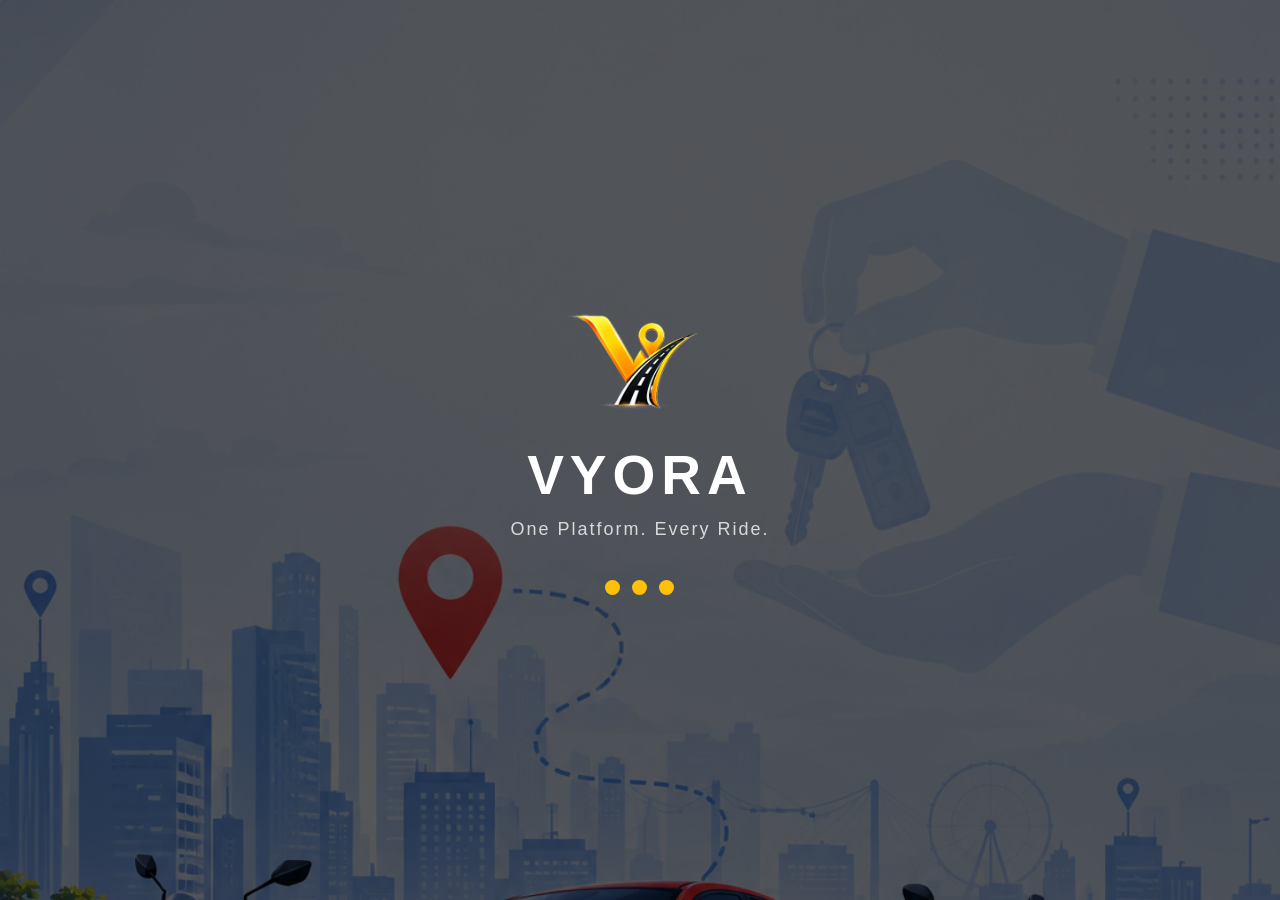
<file: index.html>
<!DOCTYPE html>
<html lang="en">
<head>
    <meta charset="UTF-8">
    <meta name="viewport" content="width=device-width, initial-scale=1.0">
    <title>Welcome</title>

    <meta http-equiv="refresh" content="0; url=Html/splash.html">
</head>
<body>
    <p>Redirecting to the website...</p>
    <a href="Html/splash.html">Click here if you are not redirected.</a>
</body>
</html>
</file>
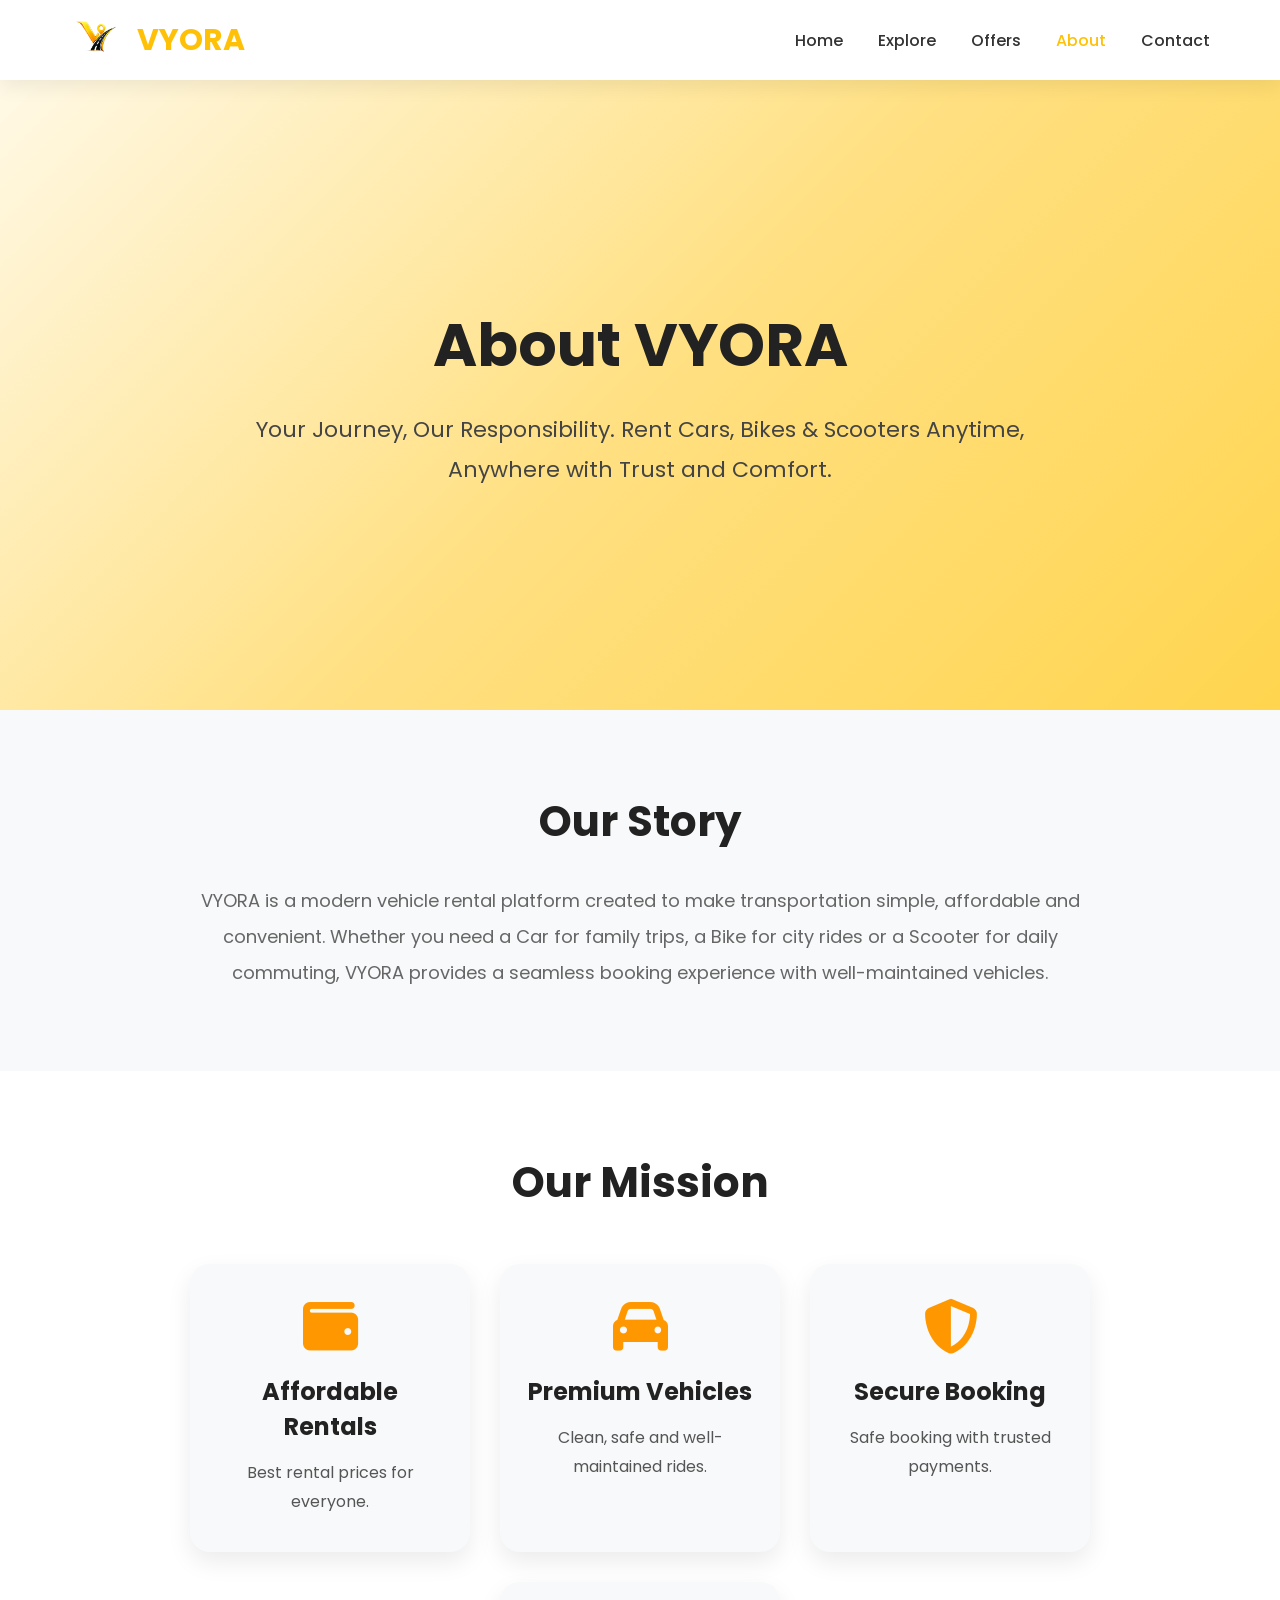
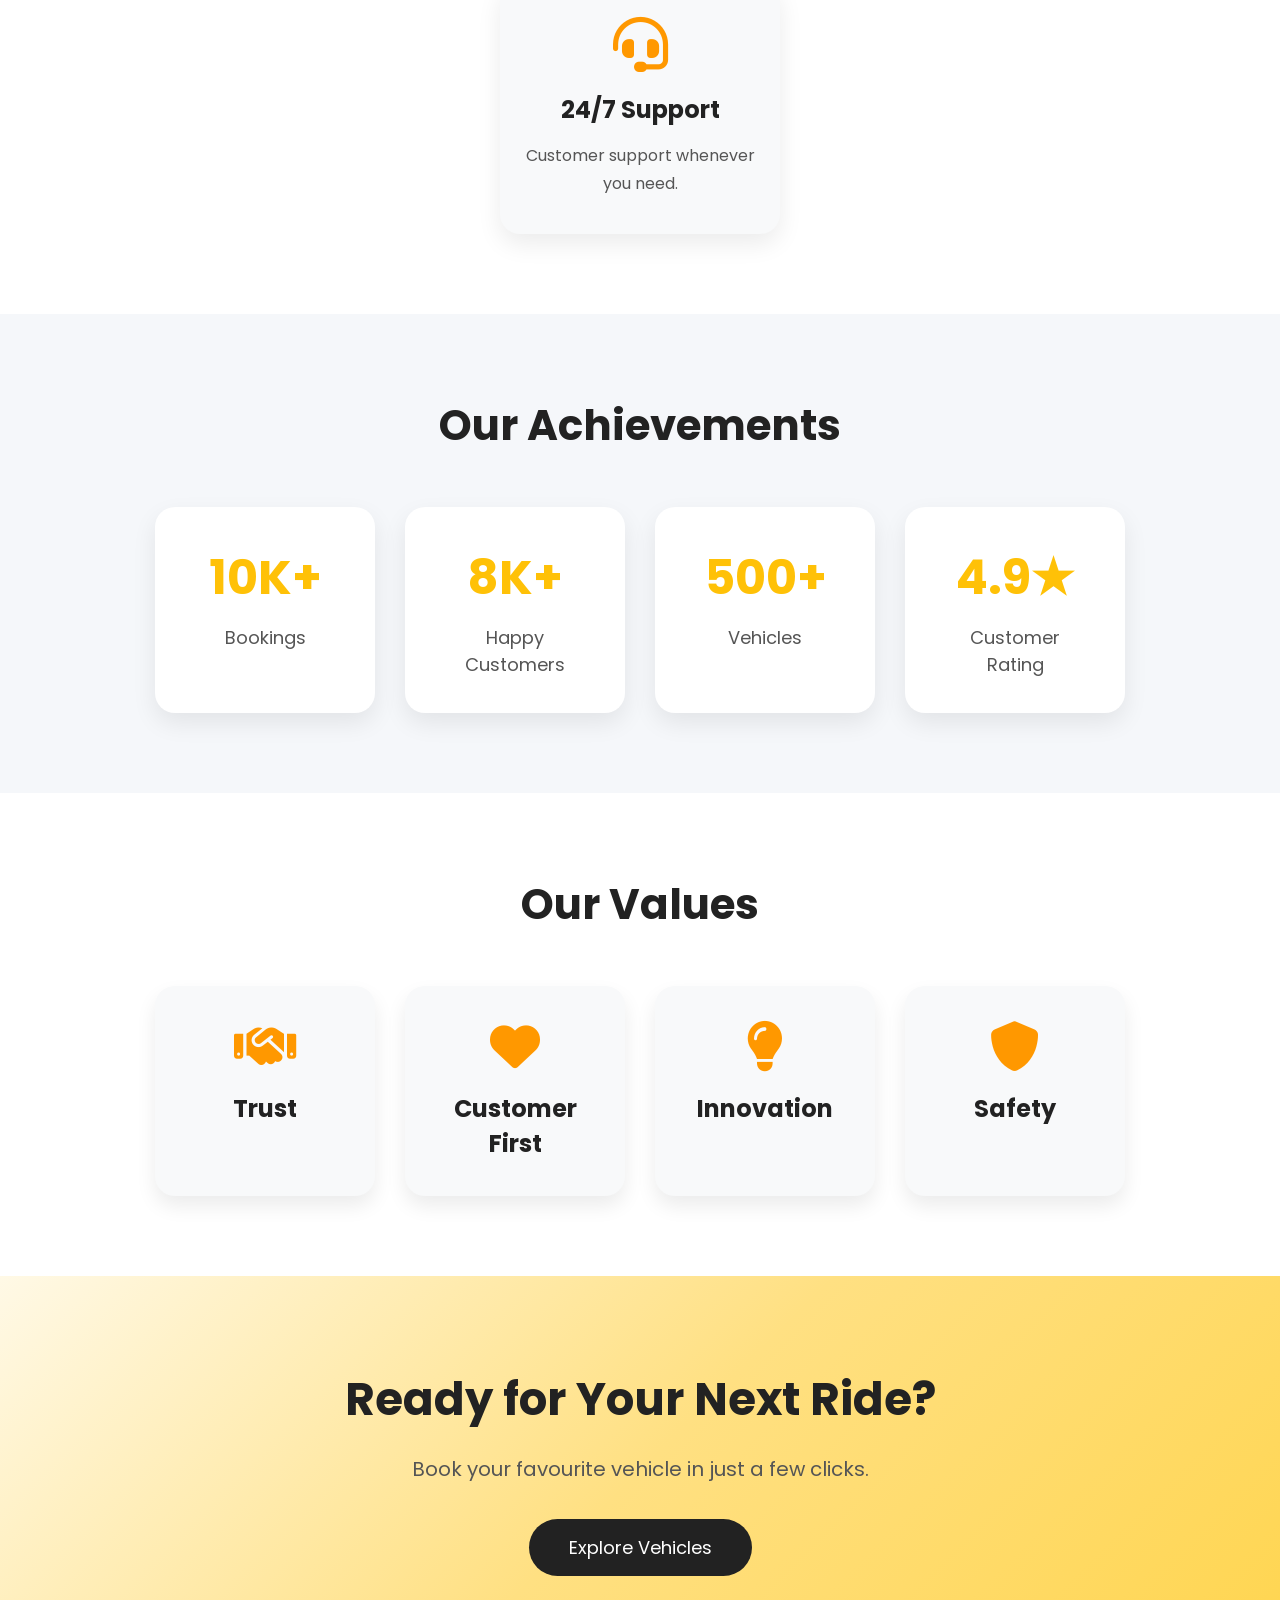
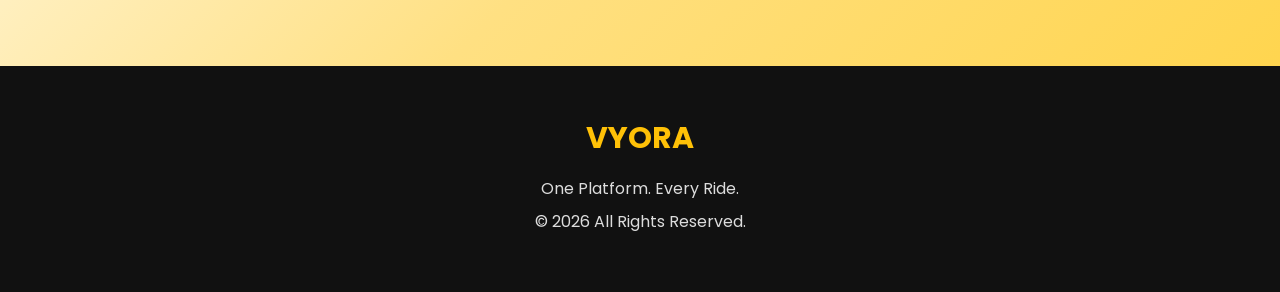
<file: Html/about.html>
<!DOCTYPE html>
<html lang="en">
<head>
    <meta charset="UTF-8">
    <meta name="viewport" content="width=device-width, initial-scale=1.0">
    <title>VYORA | About Us</title>

    <link rel="stylesheet" href="../Css/about.css">

    <link href="https://fonts.googleapis.com/css2?family=Poppins:wght@300;400;500;600;700&display=swap" rel="stylesheet">

    <link rel="stylesheet"
    href="https://cdnjs.cloudflare.com/ajax/libs/font-awesome/6.6.0/css/all.min.css">
</head>

<body>

<!-- ================= NAVBAR ================= -->

<nav class="navbar">

    <div class="logo">
        <a href="home.html">
            <img src="../assets/logo.png" alt="Logo">
        </a>
        <h2>VYORA</h2>
    </div>

    <ul>
        <li><a href="home.html">Home</a></li>
        <li><a href="explore.html">Explore</a></li>
        <li><a href="offers.html">Offers</a></li>
        <li><a href="about.html" class="active">About</a></li>
        <li><a href="contact.html">Contact</a></li>
    </ul>

</nav>

<!-- ================= HERO ================= -->

<section class="hero">

    <div class="hero-content">

        <h1>About VYORA</h1>

        <p>
            Your Journey, Our Responsibility.
            Rent Cars, Bikes & Scooters Anytime,
            Anywhere with Trust and Comfort.
        </p>

    </div>

</section>

<!-- ================= OUR STORY ================= -->

<section class="story">

    <h2>Our Story</h2>

    <p>

        VYORA is a modern vehicle rental platform
        created to make transportation simple,
        affordable and convenient.

        Whether you need a Car for family trips,
        a Bike for city rides or a Scooter for
        daily commuting, VYORA provides a seamless
        booking experience with well-maintained vehicles.

    </p>

</section>

<!-- ================= MISSION ================= -->

<section class="mission">

<h2>Our Mission</h2>

<div class="mission-container">

<div class="mission-card">
<i class="fa-solid fa-wallet"></i>
<h3>Affordable Rentals</h3>
<p>Best rental prices for everyone.</p>
</div>

<div class="mission-card">
<i class="fa-solid fa-car"></i>
<h3>Premium Vehicles</h3>
<p>Clean, safe and well-maintained rides.</p>
</div>

<div class="mission-card">
<i class="fa-solid fa-shield-halved"></i>
<h3>Secure Booking</h3>
<p>Safe booking with trusted payments.</p>
</div>

<div class="mission-card">
<i class="fa-solid fa-headset"></i>
<h3>24/7 Support</h3>
<p>Customer support whenever you need.</p>
</div>

</div>

</section>

<!-- ================= ACHIEVEMENTS ================= -->

<section class="stats">

<h2>Our Achievements</h2>

<div class="stats-container">

<div class="stat-box">
<h1>10K+</h1>
<p>Bookings</p>
</div>

<div class="stat-box">
<h1>8K+</h1>
<p>Happy Customers</p>
</div>

<div class="stat-box">
<h1>500+</h1>
<p>Vehicles</p>
</div>

<div class="stat-box">
<h1>4.9★</h1>
<p>Customer Rating</p>
</div>

</div>

</section>

<!-- ================= VALUES ================= -->

<section class="values">

<h2>Our Values</h2>

<div class="values-container">

<div class="value-card">
<i class="fa-solid fa-handshake"></i>
<h3>Trust</h3>
</div>

<div class="value-card">
<i class="fa-solid fa-heart"></i>
<h3>Customer First</h3>
</div>

<div class="value-card">
<i class="fa-solid fa-lightbulb"></i>
<h3>Innovation</h3>
</div>

<div class="value-card">
<i class="fa-solid fa-shield"></i>
<h3>Safety</h3>
</div>

</div>

</section>

<!-- ================= CALL TO ACTION ================= -->

<section class="cta">

<h2>Ready for Your Next Ride?</h2>

<p>

Book your favourite vehicle in just a few clicks.

</p>

<a href="explore.html">

<button>

Explore Vehicles

</button>

</a>

</section>

<!-- ================= FOOTER ================= -->

<footer>

<h2>VYORA</h2>

<p>

One Platform. Every Ride.

</p>

<p>

© 2026 All Rights Reserved.

</p>

</footer>

<script src=".."></script>

</body>
</html>
</file>
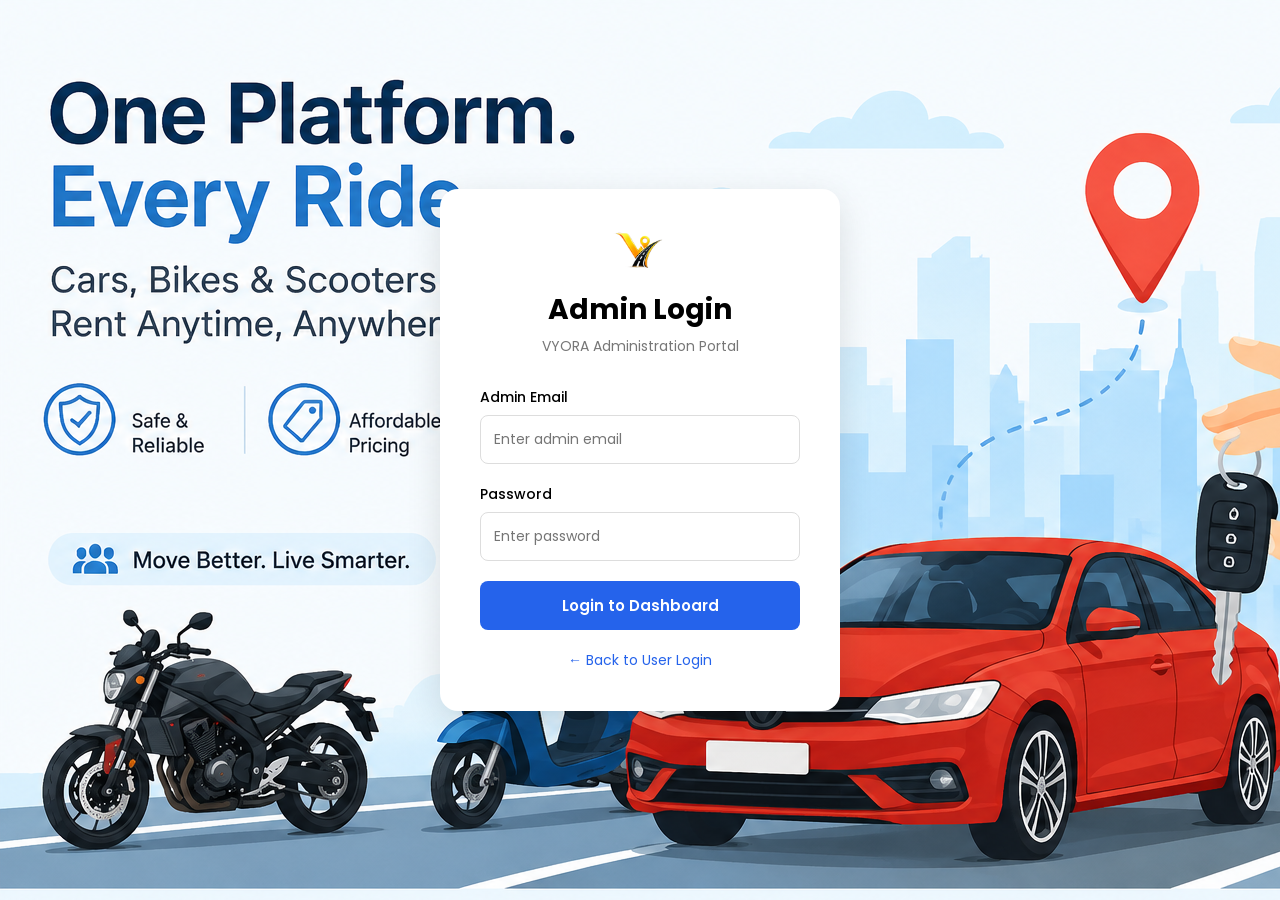
<file: Html/admin login.html>
<!DOCTYPE html>
<html lang="en">

<head>

    <meta charset="UTF-8">
    <meta name="viewport" content="width=device-width, initial-scale=1.0">

    <title>VYORA | Admin Login</title>

    <link rel="stylesheet" href="../Css/admin.css">

    <link href="https://fonts.googleapis.com/css2?family=Poppins:wght@300;400;500;600;700&display=swap"
        rel="stylesheet">

</head>

<body>

    <div class="admin-container">

        <div class="admin-card">

            <img src="../assets/logo.png" class="logo" alt="VYORA">

            <h1>Admin Login</h1>

            <p class="subtitle">
                VYORA Administration Portal
            </p>

            <form id="adminLoginForm">

                <div class="input-box">

                    <label>Admin Email</label>

                    <input
                        type="email"
                        id="adminEmail"
                        placeholder="Enter admin email"
                        required>

                </div>

                <div class="input-box">

                    <label>Password</label>

                    <input
                        type="password"
                        id="adminPassword"
                        placeholder="Enter password"
                        required>

                </div>

                <button type="submit">
                    Login to Dashboard
                </button>

            </form>

            <p class="back-login">
                <a href="login.html">← Back to User Login</a>
            </p>

        </div>

    </div>

    <script src="../Js/admin.js"></script>

</body>

</html>
</file>
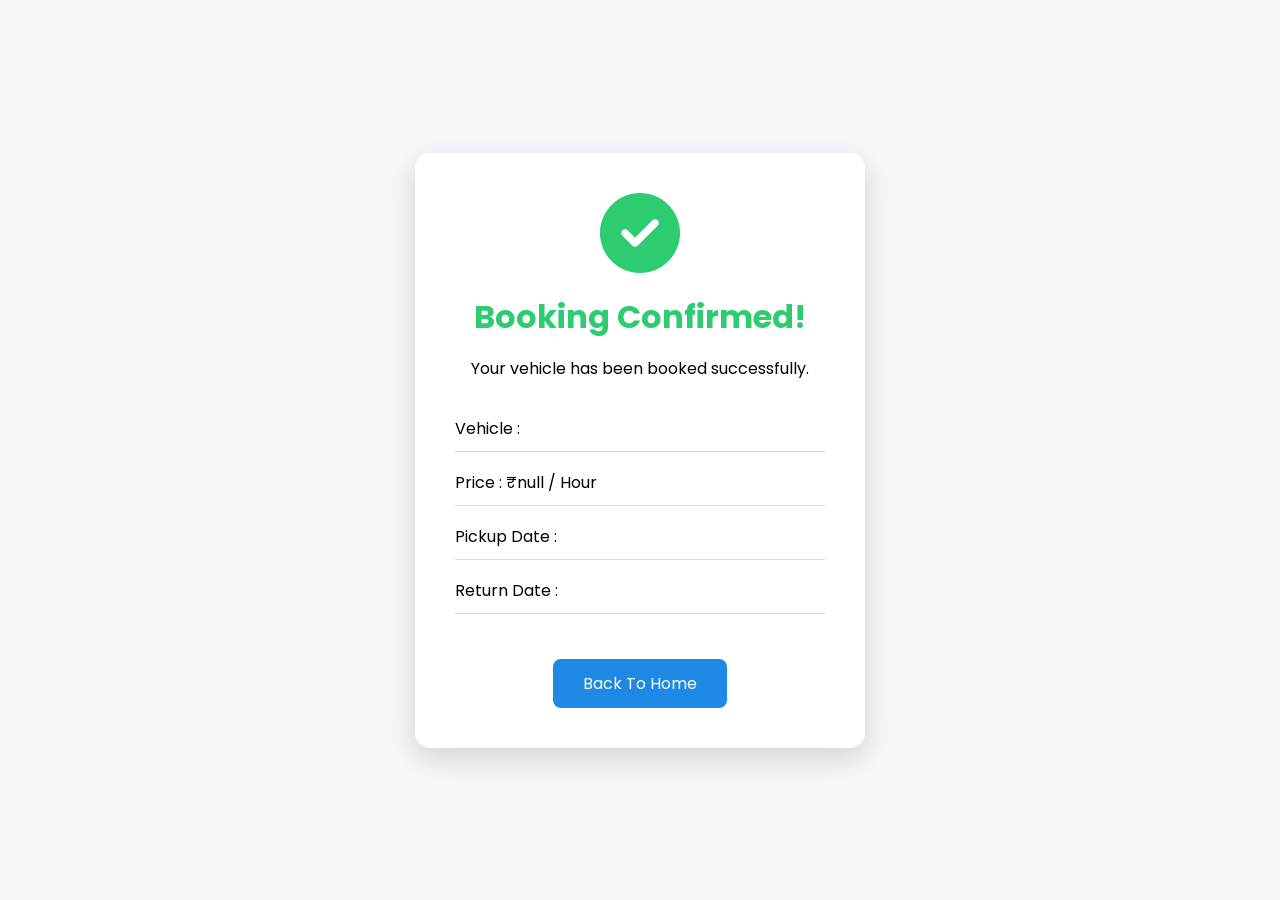
<file: Html/confirm.html>
<!DOCTYPE html>
<html lang="en">
<head>
<meta charset="UTF-8">
<meta name="viewport" content="width=device-width, initial-scale=1.0">

<title>Booking Confirmed | VYORA</title>

<link rel="stylesheet" href="../Css/confirm.css">

<link href="https://fonts.googleapis.com/css2?family=Poppins:wght@300;400;500;600;700&display=swap" rel="stylesheet">

<link rel="stylesheet"
href="https://cdnjs.cloudflare.com/ajax/libs/font-awesome/6.7.2/css/all.min.css">

</head>
<body>

<div class="confirmation-box">

<i class="fa-solid fa-circle-check"></i>

<h1>Booking Confirmed!</h1>

<p>
Your vehicle has been booked successfully.
</p>

<div class="details">

<p>Vehicle : <span id="vehicle"></span></p>

<p>Price : <span id="price"></span></p>

<p>Pickup Date : <span id="pickup"></span></p>

<p>Return Date : <span id="return"></span></p>
</div>

<button onclick="window.location.href='home.html'">
Back To Home
</button>

</div>

<script src="../Js/confirm.js"></script>

</body>
</html>
</file>
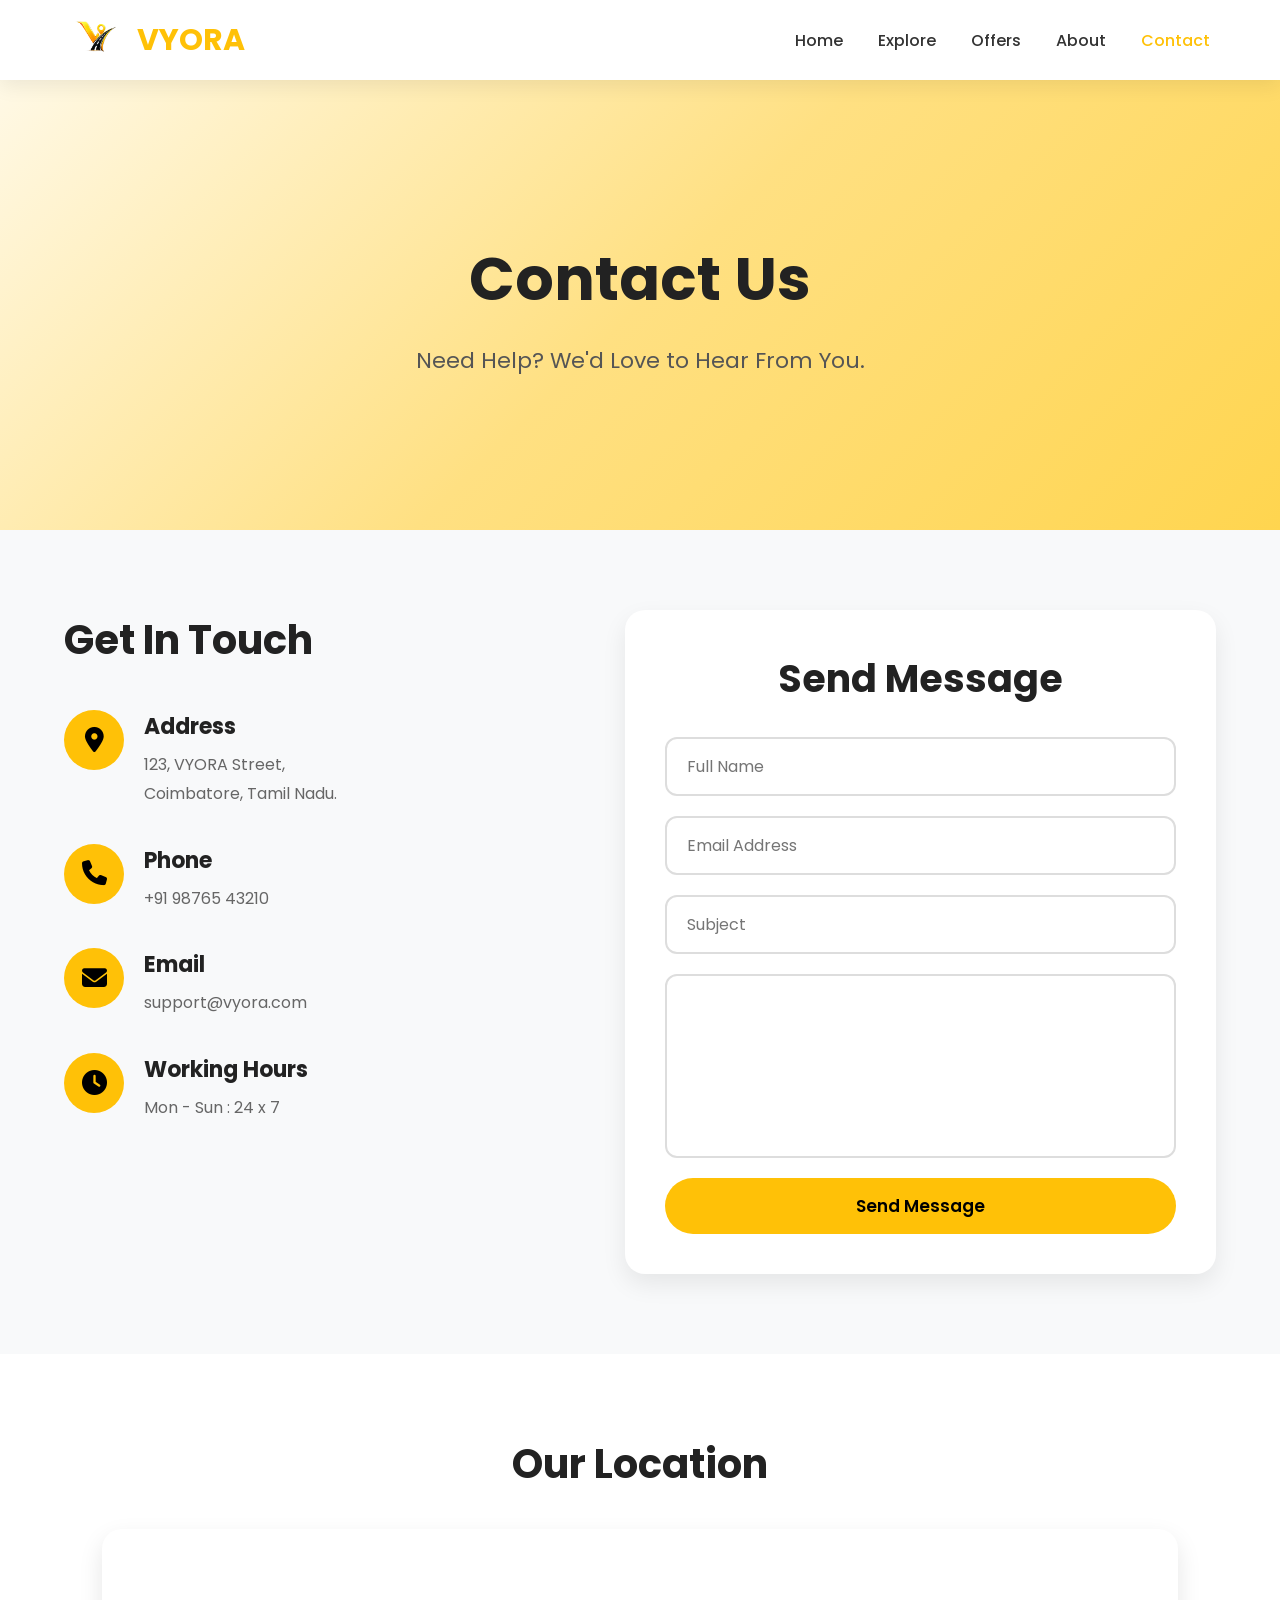
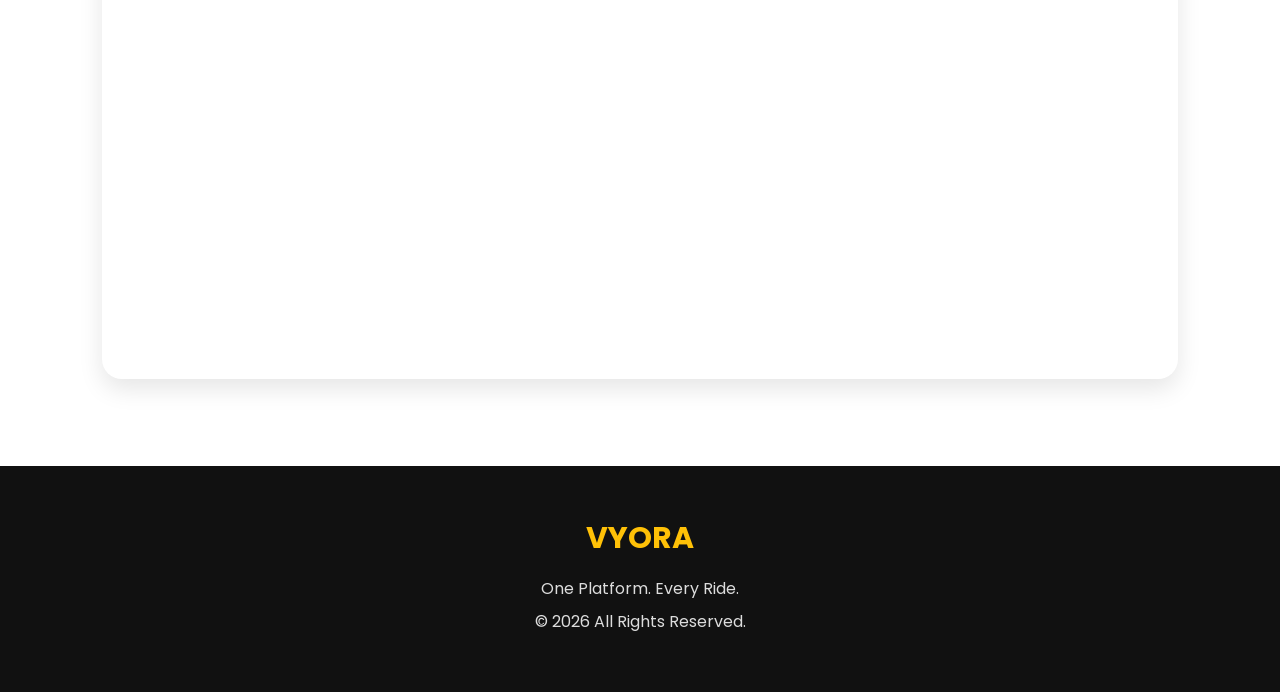
<file: Html/contact.html>
<!DOCTYPE html>
<html lang="en">
<head>
<meta charset="UTF-8">
<meta name="viewport" content="width=device-width, initial-scale=1.0">

<title>VYORA | Contact</title>

<link rel="stylesheet" href="../Css/contact.css">

<link href="https://fonts.googleapis.com/css2?family=Poppins:wght@300;400;500;600;700&display=swap" rel="stylesheet">

<link rel="stylesheet"
href="https://cdnjs.cloudflare.com/ajax/libs/font-awesome/6.6.0/css/all.min.css">

</head>

<body>

<!-- ================= NAVBAR ================= -->

<nav class="navbar">

<div class="logo">

<a href="home.html">
<img src="../assets/logo.png" alt="">
</a>

<h2>VYORA</h2>

</div>

<ul>

<li><a href="home.html">Home</a></li>

<li><a href="explore.html">Explore</a></li>

<li><a href="offers.html">Offers</a></li>

<li><a href="about.html">About</a></li>

<li><a href="contact.html" class="active">Contact</a></li>

</ul>

</nav>

<!-- ================= HERO ================= -->

<section class="hero">

<h1>Contact Us</h1>

<p>

Need Help? We'd Love to Hear From You.

</p>

</section>

<!-- ================= CONTACT ================= -->

<section class="contact">

<div class="contact-info">

<h2>Get In Touch</h2>

<div class="info">

<i class="fa-solid fa-location-dot"></i>

<div>

<h3>Address</h3>

<p>

123, VYORA Street,<br>

Coimbatore, Tamil Nadu.

</p>

</div>

</div>

<div class="info">

<i class="fa-solid fa-phone"></i>

<div>

<h3>Phone</h3>

<p>

+91 98765 43210

</p>

</div>

</div>

<div class="info">

<i class="fa-solid fa-envelope"></i>

<div>

<h3>Email</h3>

<p>

support@vyora.com

</p>

</div>

</div>

<div class="info">

<i class="fa-solid fa-clock"></i>

<div>

<h3>Working Hours</h3>

<p>

Mon - Sun : 24 x 7

</p>

</div>

</div>

</div>

<div class="contact-form">

<h2>Send Message</h2>

<form id="contactForm">

<input
type="text"
placeholder="Full Name"
id="name"
required>

<input
type="email"
placeholder="Email Address"
id="email"
required>

<input
type="text"
placeholder="Subject"
id="subject"
required>

<textarea

rows="6"

placeholder="Write Your Message..."

id="message"

required>

</textarea>

<button type="submit">

Send Message

</button>

</form>

</div>

</section>

<!-- ================= MAP ================= -->

<section class="map">

<h2>

Our Location

</h2>

<iframe

src="https://www.google.com/maps?q=Coimbatore&output=embed"

loading="lazy">

</iframe>

</section>

<!-- ================= FOOTER ================= -->

<footer>

<h2>VYORA</h2>

<p>

One Platform. Every Ride.

</p>

<p>

© 2026 All Rights Reserved.

</p>

</footer>

<script src="../Js/contact.js"></script>

</body>
</html>
</file>
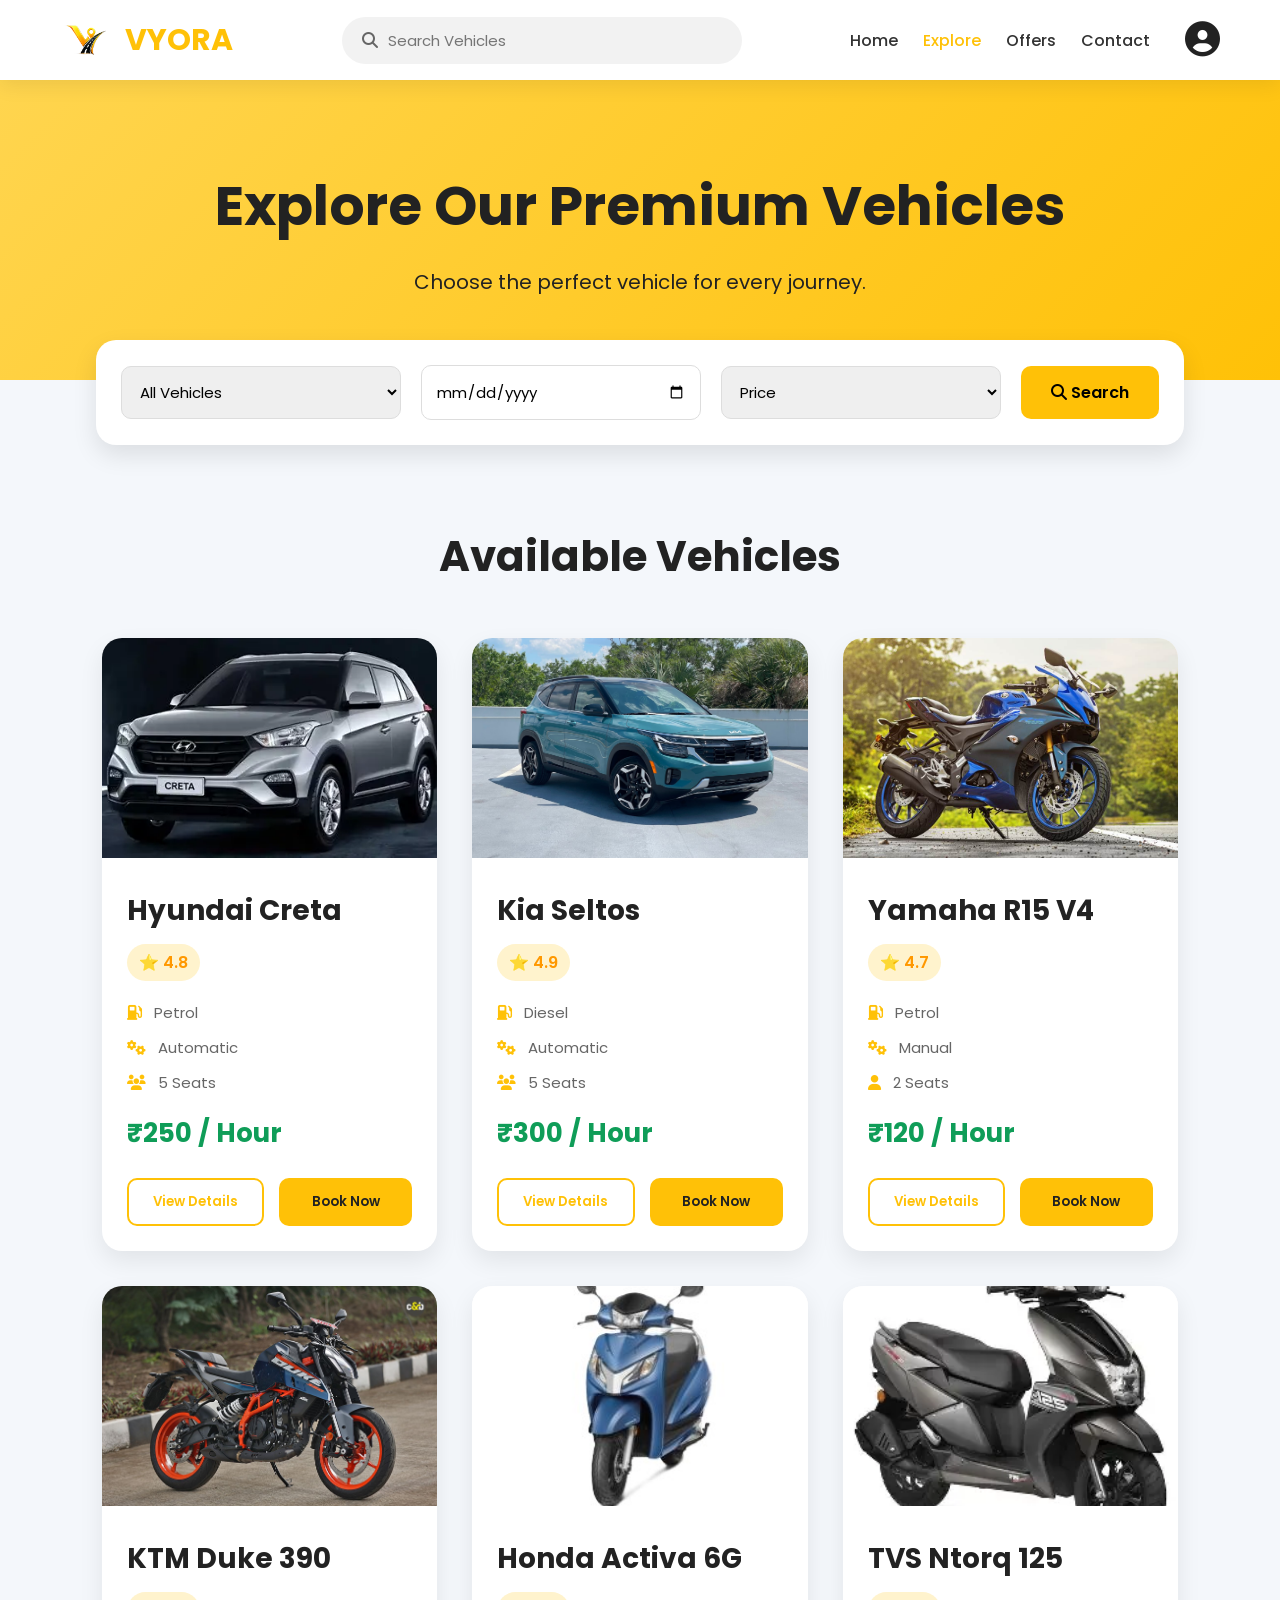
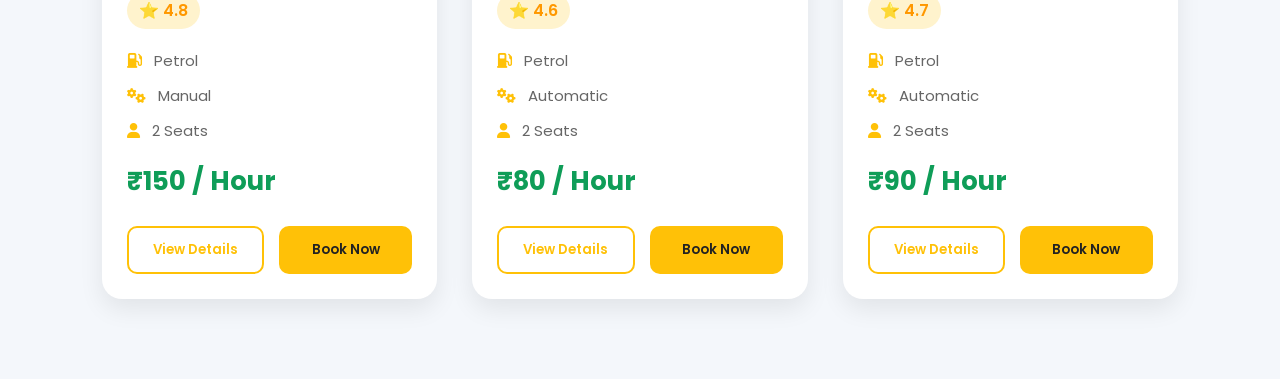
<file: Html/explore.html>
<!DOCTYPE html>
<html lang="en">
<head>
    <meta charset="UTF-8">
    <meta name="viewport" content="width=device-width, initial-scale=1.0">
    <title>VYORA | Explore</title>

    <link rel="stylesheet" href="../Css/explore.css">

    <link href="https://fonts.googleapis.com/css2?family=Poppins:wght@300;400;500;600;700&display=swap" rel="stylesheet">

    <link rel="stylesheet"
    href="https://cdnjs.cloudflare.com/ajax/libs/font-awesome/6.7.2/css/all.min.css">
</head>

<body>

<!-- NAVBAR -->

<header>

<nav class="navbar">

<div class="logo">
<img src="../assets/logo.png" alt="Logo">
<h2>VYORA</h2>
</div>

<div class="search-bar">
<i class="fa-solid fa-magnifying-glass"></i>
<input type="text" placeholder="Search Vehicles">
</div>

<div class="nav-menu">

<ul>

<li><a href="home.html">Home</a></li>

<li><a href="explore.html" class="active">Explore</a></li>

<li><a href="offers.html">Offers</a></li>

<li><a href="contact.html">Contact</a></li>

</ul>

<div class="profile">

<i class="fa-solid fa-circle-user"></i>

</div>

</div>

</nav>

</header>

<!-- HERO -->

<section class="explore-hero">

<h1>Explore Our Premium Vehicles</h1>

<p>
Choose the perfect vehicle for every journey.
</p>

</section>

<!-- FILTER -->

<section class="filter">

<div class="filter-box">

<select>

<option>All Vehicles</option>

<option>Cars</option>

<option>Bikes</option>

<option>Scooters</option>

</select>

<input type="date">

<select>

<option>Price</option>

<option>Low to High</option>

<option>High to Low</option>

</select>

<button>

<i class="fa-solid fa-magnifying-glass"></i>

Search

</button>

</div>

</section>
<vechile list>

<section class="vehicles">

    <h2>Available Vehicles</h2>

    <div class="vehicle-grid">

        <!-- CAR 1 -->
        <div class="vehicle-card">
            <img src="../assets/hyundai.webp" alt="Hyundai Creta">

            <div class="vehicle-info">
                <h3>Hyundai Creta</h3>

                <div class="rating">
                    ⭐ 4.8
                </div>

                <div class="details">
                    <span><i class="fa-solid fa-gas-pump"></i> Petrol</span>
                    <span><i class="fa-solid fa-gears"></i> Automatic</span>
                    <span><i class="fa-solid fa-users"></i> 5 Seats</span>
                </div>

                <h4>₹250 / Hour</h4>

                <div class="btn-group">
                <button class="view-btn" onclick="window.location.href='details.html?vehicle=creta'">View Details
                </button>
                    <button class="book-btn">Book Now</button>
                </div>
            </div>
        </div>

        <!-- CAR 2 -->
        <div class="vehicle-card">
            <img src="../assets/kia.avif" alt="Kia Seltos">

            <div class="vehicle-info">
                <h3>Kia Seltos</h3>

                <div class="rating">
                    ⭐ 4.9
                </div>

                <div class="details">
                    <span><i class="fa-solid fa-gas-pump"></i> Diesel</span>
                    <span><i class="fa-solid fa-gears"></i> Automatic</span>
                    <span><i class="fa-solid fa-users"></i> 5 Seats</span>
                </div>

                <h4>₹300 / Hour</h4>

                <div class="btn-group">
                   <button class="view-btn" onclick="window.location.href='details.html?vehicle=seltos'">
    View Details
</button>
                    <button class="book-btn">Book Now</button>
                </div>
            </div>
        </div>

        <!-- BIKE -->
        <div class="vehicle-card">
            <img src="../assets/yr15.jpg" alt="R15">

            <div class="vehicle-info">
                <h3>Yamaha R15 V4</h3>

                <div class="rating">
                    ⭐ 4.7
                </div>

                <div class="details">
                    <span><i class="fa-solid fa-gas-pump"></i> Petrol</span>
                    <span><i class="fa-solid fa-gears"></i> Manual</span>
                    <span><i class="fa-solid fa-user"></i> 2 Seats</span>
                </div>

                <h4>₹120 / Hour</h4>

                <div class="btn-group">
                    <button class="view-btn" onclick="window.location.href='details.html?vehicle=r15'">
    View Details
</button>
                    <button class="book-btn">Book Now</button>
                </div>
            </div>
        </div>

        <!-- BIKE -->
        <div class="vehicle-card">
            <img src="../assets/ktm duke.jpg" alt="Duke">

            <div class="vehicle-info">
                <h3>KTM Duke 390</h3>

                <div class="rating">
                    ⭐ 4.8
                </div>

                <div class="details">
                    <span><i class="fa-solid fa-gas-pump"></i> Petrol</span>
                    <span><i class="fa-solid fa-gears"></i> Manual</span>
                    <span><i class="fa-solid fa-user"></i> 2 Seats</span>
                </div>

                <h4>₹150 / Hour</h4>

                <div class="btn-group">
                    <button class="view-btn"  onclick="window.location.href='details.html?vehicle=duke'">
    View Details
</button>
                    <button class="book-btn">Book Now</button>
                </div>
            </div>
        </div>

        <!-- SCOOTER -->
        <div class="vehicle-card">
            <img src="../assets/scooty.jpg" alt="Activa">

            <div class="vehicle-info">
                <h3>Honda Activa 6G</h3>

                <div class="rating">
                    ⭐ 4.6
                </div>

                <div class="details">
                    <span><i class="fa-solid fa-gas-pump"></i> Petrol</span>
                    <span><i class="fa-solid fa-gears"></i> Automatic</span>
                    <span><i class="fa-solid fa-user"></i> 2 Seats</span>
                </div>

                <h4>₹80 / Hour</h4>

                <div class="btn-group">
                    <button class="view-btn"  onclick="window.location.href='details.html?vehicle=activa'">
    View Details
</button>
                    <button class="book-btn">Book Now</button>
                </div>
            </div>
        </div>

        <!-- SCOOTER -->
        <div class="vehicle-card">
            <img src="../assets/tvs.webp" alt="Ntorq">

            <div class="vehicle-info">
                <h3>TVS Ntorq 125</h3>

                <div class="rating">
                    ⭐ 4.7
                </div>

                <div class="details">
                    <span><i class="fa-solid fa-gas-pump"></i> Petrol</span>
                    <span><i class="fa-solid fa-gears"></i> Automatic</span>
                    <span><i class="fa-solid fa-user"></i> 2 Seats</span>
                </div>

                <h4>₹90 / Hour</h4>

                <div class="btn-group">
                    <button class="view-btn"  onclick="window.location.href='details.html?vehicle=ntorq'">
    View Details
</button>
                    <button class="book-btn">Book Now</button>
                </div>
            </div>
        </div>

    </div>

</section>

<script src="../Js/explore.js"></script>

</body>

</html>
</file>
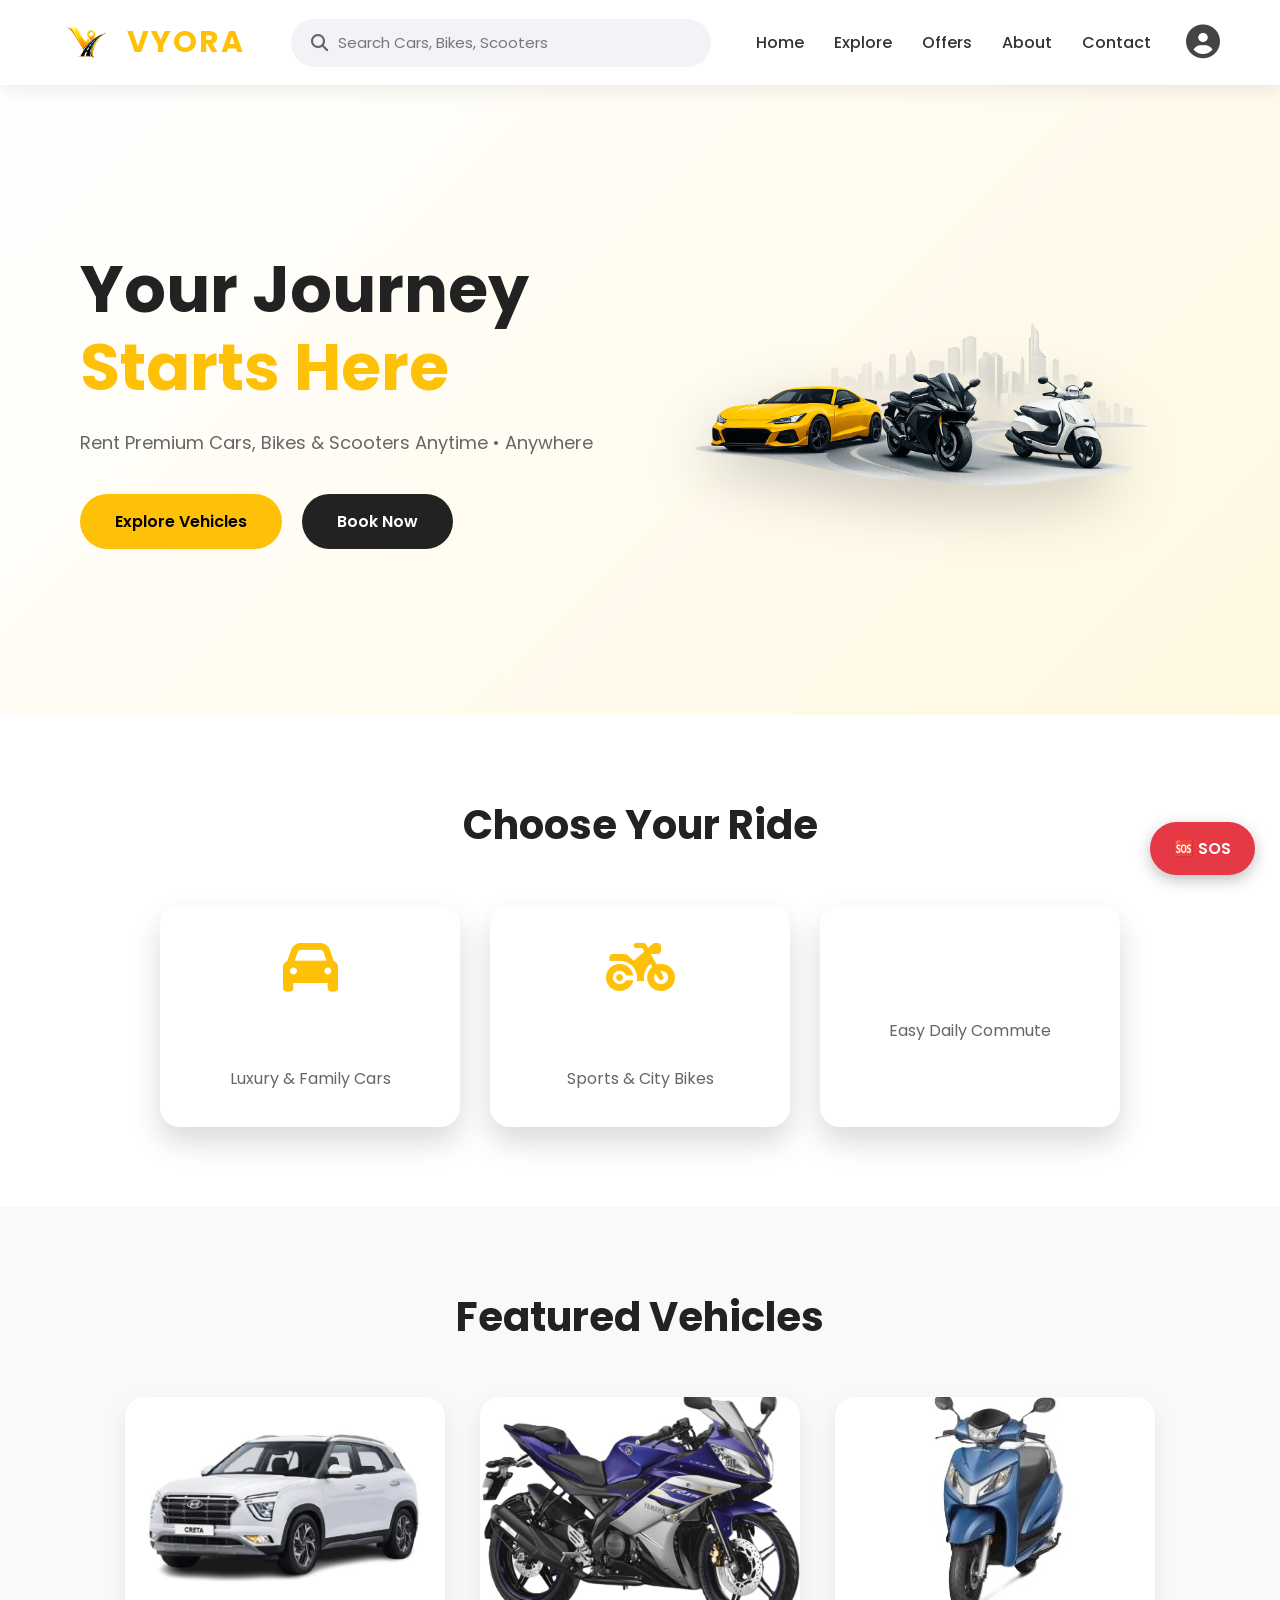
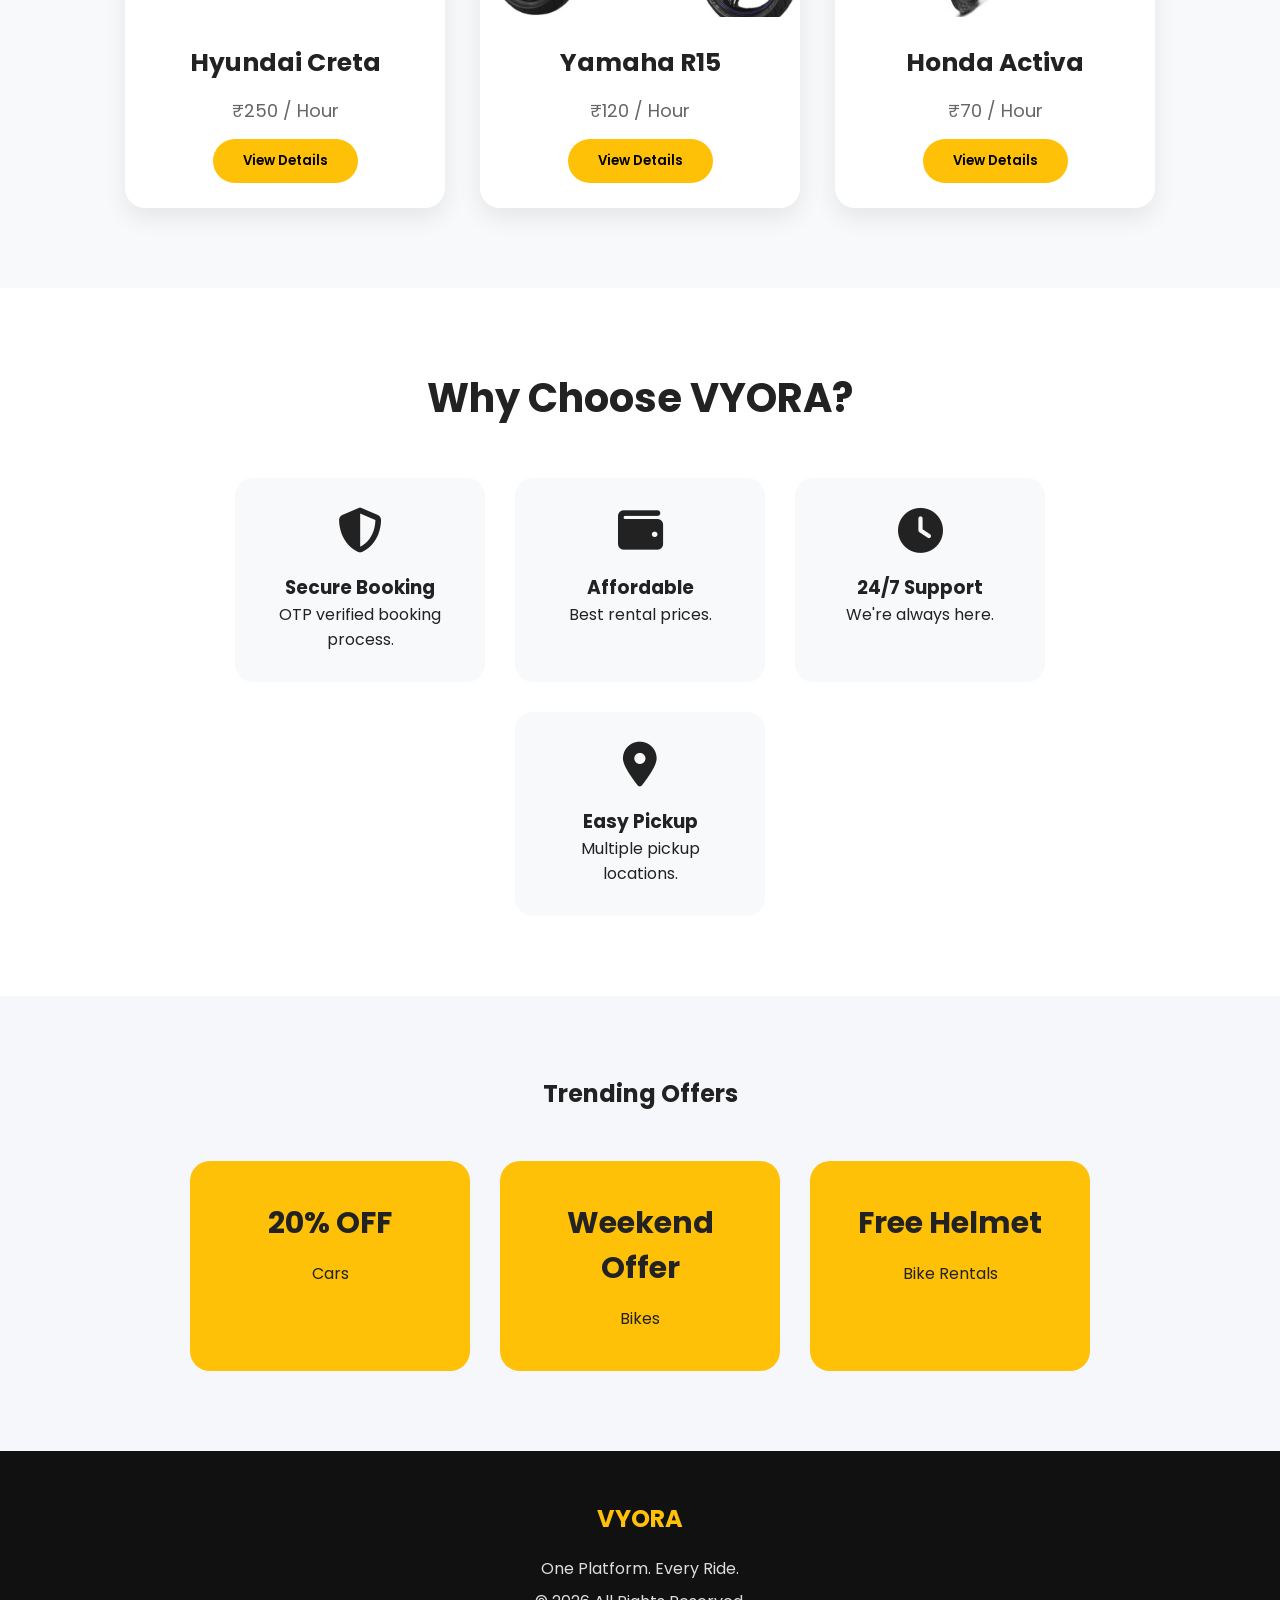
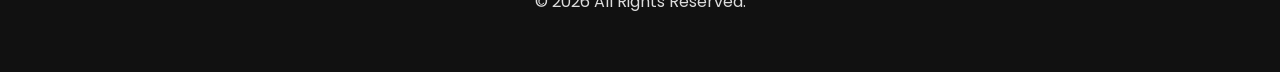
<file: Html/home.html>
<!DOCTYPE html>
<html lang="en">
<head>
    <meta charset="UTF-8">
    <meta name="viewport" content="width=device-width, initial-scale=1.0">
    <title>VYORA | Home</title>

    <link rel="stylesheet" href="../Css/home.css">

    <link href="https://fonts.googleapis.com/css2?family=Poppins:wght@300;400;500;600;700&display=swap" rel="stylesheet">

    <link rel="stylesheet"
    href="https://cdnjs.cloudflare.com/ajax/libs/font-awesome/6.6.0/css/all.min.css">
</head>

<body>

<!-- ================= NAVBAR ================= -->

<header>

<nav class="navbar">

<div class="logo">

<img src="../assets/logo.png" alt="logo">

<h2>VYORA</h2>

</div>

<div class="search-bar">

<i class="fa-solid fa-magnifying-glass"></i>

<input
type="text"
placeholder="Search Cars, Bikes, Scooters">

</div>

<div class="nav-menu">

<ul>

<li><a href="#">Home</a></li>

<li><a href="explore.html">Explore</a></li>

<li><a href="offers.html">Offers</a></li>

<li><a href="about.html">About</a></li>

<li><a href="contact.html">Contact</a></li>

</ul>

<div class="profile">

<i class="fa-solid fa-circle-user"></i>

<div class="dropdown">

<a href="profile.html"><i class="fa-solid fa-user"></i> My Profile</a>

<a href="#"><i class="fa-solid fa-calendar-check"></i> My Bookings</a>

<a href="#"><i class="fa-solid fa-heart"></i> Wishlist</a>

<a href="#"><i class="fa-solid fa-gear"></i> Settings</a>

<a href="#"><i class="fa-solid fa-right-from-bracket"></i> Logout</a>

</div>

</div>
<!-- SOS BUTTON -->

<button id="sosBtn" class="sos-btn">
    🆘 SOS
</button>

<!-- SOS POPUP -->

<div id="sosPopup" class="sos-popup">

    <div class="sos-box">

        <span id="closeSos" class="close-sos">&times;</span>

        <h2>🚨 Emergency SOS</h2>

        <p>Are you in an emergency?</p>

        <button class="emergency-btn" onclick="callEmergency()">
            📞 Call Emergency
        </button>

        <button class="location-btn" onclick="shareLocation()">
            📍 Share Location
        </button>

    </div>

</div>

</div>

</nav>

</header>

<!-- ================= HERO ================= -->

<section class="hero">

<div class="hero-left">

<h1>

Your Journey

<span>Starts Here</span>

</h1>

<p>

Rent Premium Cars, Bikes & Scooters

Anytime • Anywhere

</p>

<div class="hero-btn">

<button class="explore" onclick="window.location.href='explore.html'">
    Explore Vehicles
</button>

<button class="book" onclick="window.location.href='explore.html'">

Book Now

</button>

</div>

</div>

<div class="hero-right">

<img src="../assets/home.png" alt="Hero">

</div>

</section>

<!-- ================= CATEGORY ================= -->

<section class="category">

<h2>Choose Your Ride</h2>

<div class="cards">

<div class="card">

<i class="fa-solid fa-car"></i>

<h3>Cars</h3>

<p>Luxury & Family Cars</p>

</div>

<div class="card">

<i class="fa-solid fa-motorcycle"></i>

<h3>Bikes</h3>

<p>Sports & City Bikes</p>

</div>

<div class="card">

<i class="fa-solid fa-moped"></i>

<h3>Scooters</h3>

<p>Easy Daily Commute</p>

</div>

</div>

</section>

<!-- ================= FEATURED ================= -->

<section class="featured">

<h2>Featured Vehicles</h2>

<div class="vehicle-container">

<div class="vehicle-card">

<img src="../assets/car.jpg">

<h3>Hyundai Creta</h3>

<p>₹250 / Hour</p>

<button onclick="window.location.href='details.html?vehicle=creta'">
    View Details
</button>

</div>

<div class="vehicle-card">

<img src="../assets/bike.jpg">

<h3>Yamaha R15</h3>

<p>₹120 / Hour</p>
<button onclick="window.location.href='details.html?vehicle=r15'">
    View Details
</button>

</div>

<div class="vehicle-card">

<img src="../assets/scooty.jpg">

<h3>Honda Activa</h3>

<p>₹70 / Hour</p>

<button onclick="window.location.href='details.html?vehicle=activa'">
    View Details
</button>

</div>

</div>

</section>

<section class="why">

<h2>Why Choose VYORA?</h2>

<div class="why-box">

<div>

<i class="fa-solid fa-shield-halved"></i>

<h3>Secure Booking</h3>

<p>OTP verified booking process.</p>

</div>

<div>

<i class="fa-solid fa-wallet"></i>

<h3>Affordable</h3>

<p>Best rental prices.</p>

</div>

<div>

<i class="fa-solid fa-clock"></i>

<h3>24/7 Support</h3>

<p>We're always here.</p>

</div>

<div>

<i class="fa-solid fa-location-dot"></i>

<h3>Easy Pickup</h3>

<p>Multiple pickup locations.</p>

</div>

</div>

</section>



<section class="offers">

<h2>Trending Offers</h2>

<div class="offer-container">

<div class="offer-card">

<h3>20% OFF</h3>

<p>Cars</p>

</div>

<div class="offer-card">

<h3>Weekend Offer</h3>

<p>Bikes</p>

</div>

<div class="offer-card">

<h3>Free Helmet</h3>

<p>Bike Rentals</p>

</div>

</div>

</section>

<!-- ================= FOOTER ================= -->

<footer>

<h2>VYORA</h2>

<p>One Platform. Every Ride.</p>

<p>© 2026 All Rights Reserved.</p>

</footer>

<script src="../Js/home.js"></script>

</body>
</html>
</file>
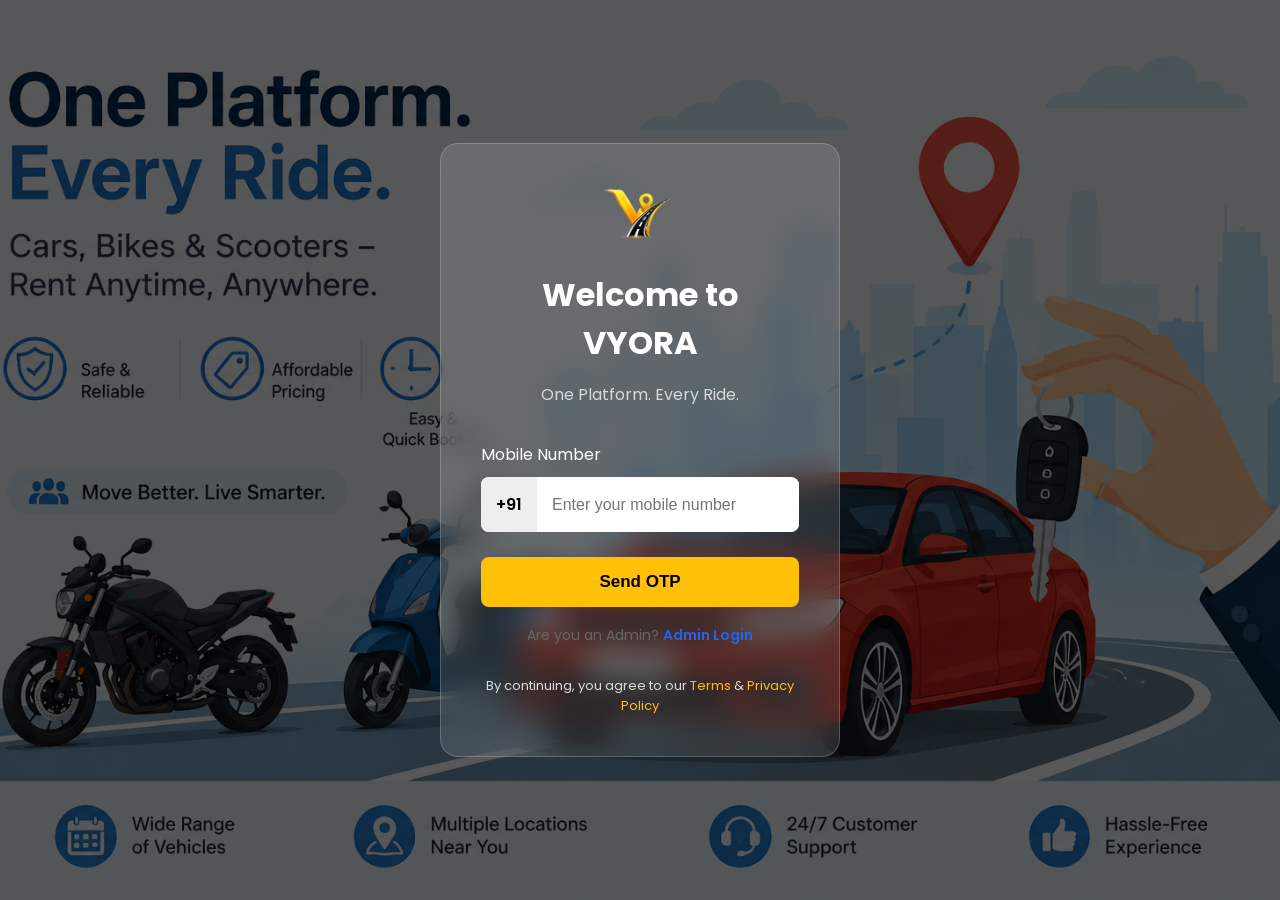
<file: Html/login.html>
<!DOCTYPE html>
<html lang="en">
<head>
    <meta charset="UTF-8">
    <meta name="viewport" content="width=device-width, initial-scale=1.0">
    <title>VYORA | Login</title>
    <link rel="stylesheet" href="../Css/login.css">
    <link href="https://fonts.googleapis.com/css2?family=Poppins:wght@300;400;500;600;700&display=swap"
        rel="stylesheet">
</head>
<body>
    <div class="container">
        <div class="overlay">
            <div class="login-card">
                <img src="../assets/logo.png" class="logo">
                <h1>Welcome to VYORA</h1>
                <p class="subtitle">
                    One Platform. Every Ride.
                </p>
                <form id="loginForm">
                    <label>Mobile Number</label>
                    <div class="input-box">
                        <span>+91</span>
                        <input type="tel" id="mobile" maxlength="10" placeholder="Enter your mobile number">
                    </div>
                    <button type="submit">
                        Send OTP
                    </button>
                </form>
                <p class="admin-login">
                    Are you an Admin?
                    <a href="admin login.html">Admin Login</a>
                </p>
                <p class="terms">
                    By continuing, you agree to our
                    <a href="#">Terms</a>
                    &
                    <a href="#">Privacy Policy</a>
                </p>
            </div>
        </div>
    </div>
    <script src="../Js/login.js"></script>

</body>

</html>
</file>
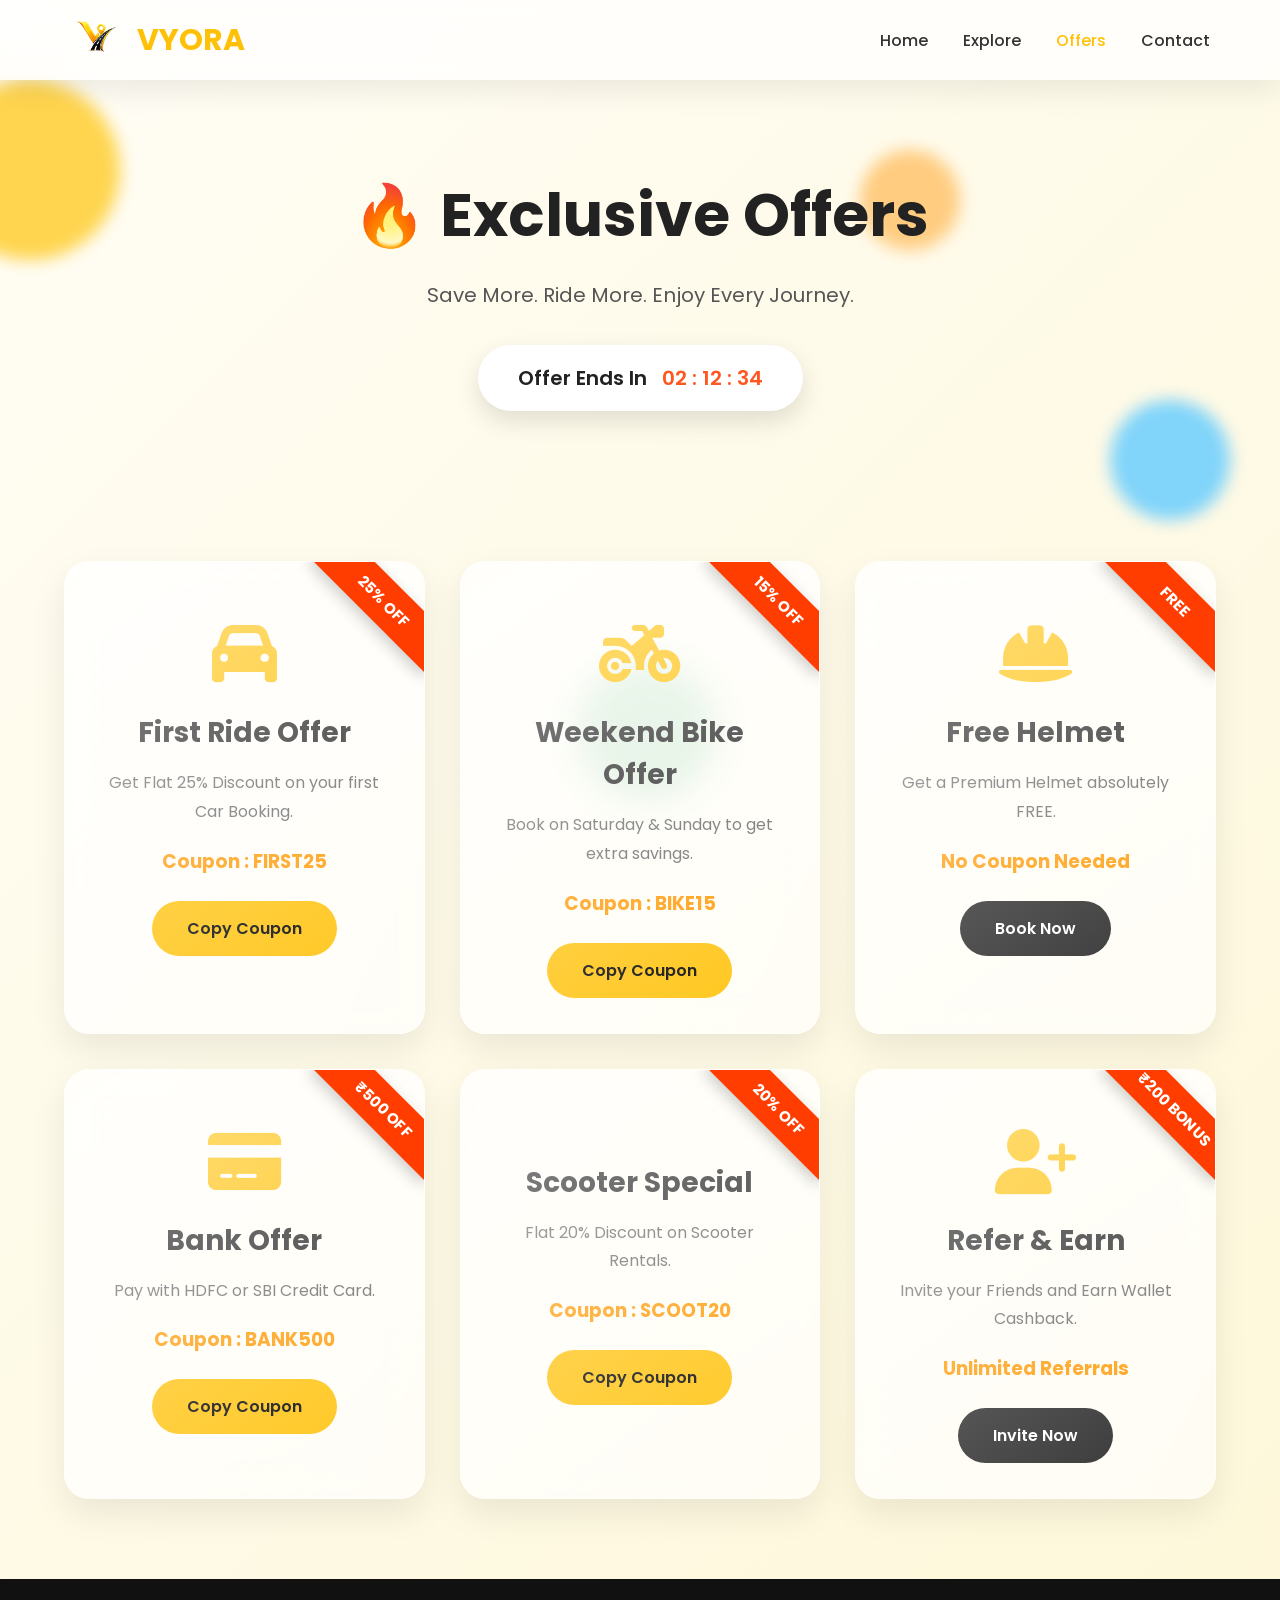
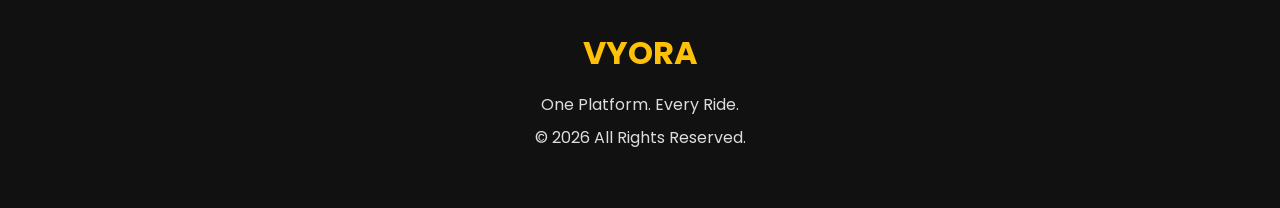
<file: Html/offers.html>
<!DOCTYPE html>
<html lang="en">
<head>
    <meta charset="UTF-8">
    <meta name="viewport" content="width=device-width, initial-scale=1.0">
    <title>VYORA | Exclusive Offers</title>

    <link rel="stylesheet" href="../Css/offers.css">

    <link href="https://fonts.googleapis.com/css2?family=Poppins:wght@300;400;500;600;700&display=swap" rel="stylesheet">

    <link rel="stylesheet"
    href="https://cdnjs.cloudflare.com/ajax/libs/font-awesome/6.6.0/css/all.min.css">
</head>
<body>

<!-- Floating Background Balls -->
<div class="ball ball1"></div>
<div class="ball ball2"></div>
<div class="ball ball3"></div>
<div class="ball ball4"></div>

<!-- ================= NAVBAR ================= -->

<nav class="navbar">

    <div class="logo">
        <a href="home.html">
            <img src="../assets/logo.png" alt="">
        </a>
        <h2>VYORA</h2>
    </div>

    <ul>
        <li><a href="home.html">Home</a></li>
        <li><a href="explore.html">Explore</a></li>
        <li><a href="offers.html" class="active">Offers</a></li>
        <li><a href="contact.html">Contact</a></li>
    </ul>

</nav>

<!-- ================= HERO ================= -->

<section class="hero">

    <h1>🔥 Exclusive Offers</h1>

    <p>
        Save More. Ride More. Enjoy Every Journey.
    </p>

    <div class="timer">

        Offer Ends In

        <span id="countdown">

            02 : 12 : 35

        </span>

    </div>

</section>

<!-- ================= OFFERS ================= -->

<section class="offers">

<div class="offer-card">

<span class="discount">

25% OFF

</span>

<i class="fa-solid fa-car"></i>

<h2>First Ride Offer</h2>

<p>

Get Flat 25% Discount on your first Car Booking.

</p>

<h3>

Coupon : FIRST25

</h3>

<button class="copy-btn">

Copy Coupon

</button>

</div>

<div class="offer-card">

<span class="discount">

15% OFF

</span>

<i class="fa-solid fa-motorcycle"></i>

<h2>Weekend Bike Offer</h2>

<p>

Book on Saturday & Sunday to get extra savings.

</p>

<h3>

Coupon : BIKE15

</h3>

<button class="copy-btn">

Copy Coupon

</button>

</div>

<div class="offer-card">

<span class="discount">

FREE

</span>

<i class="fa-solid fa-helmet-safety"></i>

<h2>Free Helmet</h2>

<p>

Get a Premium Helmet absolutely FREE.

</p>

<h3>

No Coupon Needed

</h3>

<button class="book-btn">

Book Now

</button>

</div>

<div class="offer-card">

<span class="discount">

₹500 OFF

</span>

<i class="fa-solid fa-credit-card"></i>

<h2>Bank Offer</h2>

<p>

Pay with HDFC or SBI Credit Card.

</p>

<h3>

Coupon : BANK500

</h3>

<button class="copy-btn">

Copy Coupon

</button>

</div>

<div class="offer-card">

<span class="discount">

20% OFF

</span>

<i class="fa-solid fa-scooter"></i>

<h2>Scooter Special</h2>

<p>

Flat 20% Discount on Scooter Rentals.

</p>

<h3>

Coupon : SCOOT20

</h3>

<button class="copy-btn">

Copy Coupon

</button>

</div>

<div class="offer-card">

<span class="discount">

₹200 BONUS

</span>

<i class="fa-solid fa-user-plus"></i>

<h2>Refer & Earn</h2>

<p>

Invite your Friends and Earn Wallet Cashback.

</p>

<h3>

Unlimited Referrals

</h3>

<button class="book-btn">

Invite Now

</button>

</div>

</section>

<!-- ================= FOOTER ================= -->

<footer>

<h2>VYORA</h2>

<p>

One Platform. Every Ride.

</p>

<p>

© 2026 All Rights Reserved.

</p>

</footer>

<script src="../Js/offers.js"></script>

</body>
</html>
</file>
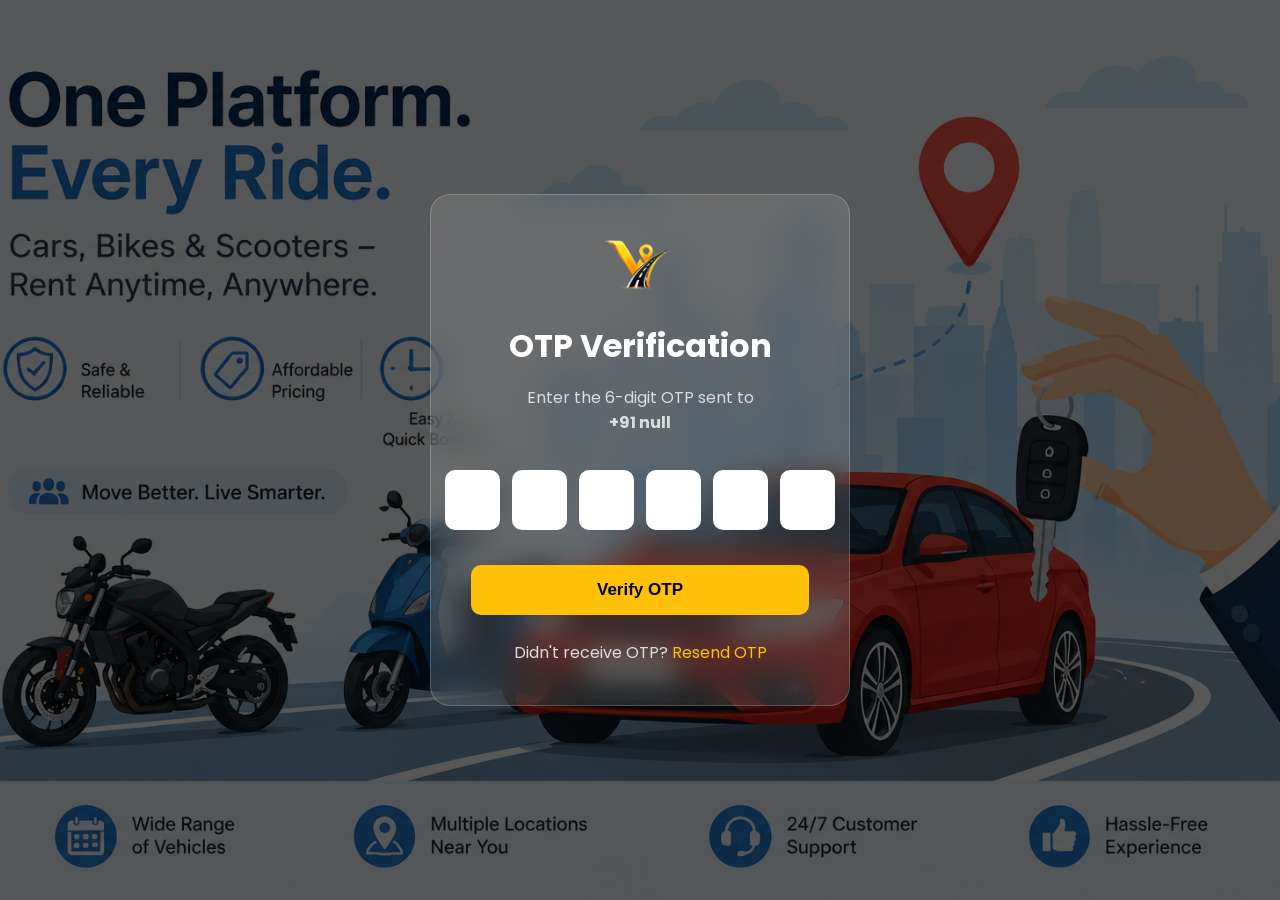
<file: Html/otp.html>
<!DOCTYPE html>
<html lang="en">
<head>
<meta charset="UTF-8">
<meta name="viewport" content="width=device-width, initial-scale=1.0">
<title>OTP Verification</title>
<link rel="stylesheet" href="../Css/otp.css">
<link href="https://fonts.googleapis.com/css2?family=Poppins:wght@300;400;500;600;700&display=swap" rel="stylesheet">
</head>
<body>
<div class="container">
<div class="overlay">
<div class="otp-card">
<img src="../assets/logo.png" class="logo">
<h1>OTP Verification</h1>
<p class="subtitle">
Enter the 6-digit OTP sent to
<br>
<strong id="mobileNumber"></strong>
</p>
<div class="otp-inputs">
<input type="text" maxlength="1">
<input type="text" maxlength="1">
<input type="text" maxlength="1">
<input type="text" maxlength="1">
<input type="text" maxlength="1">
<input type="text" maxlength="1">
</div>
<button id="verifyBtn">
Verify OTP
</button>
<p class="resend">
Didn't receive OTP?
<a href="#" id="resendOtp">
Resend OTP
</a>
</p>
</div>
</div>
</div>
<script src="../Js/otp.js"></script>
</body>
</html>
</file>
<file: Css/about.css>
/* ===========================
        GOOGLE FONT
=========================== */

*{
    margin:0;
    padding:0;
    box-sizing:border-box;
    font-family:'Poppins',sans-serif;
}

body{
    background:#f8f9fa;
    color:#222;
    overflow-x:hidden;
}

/* ===========================
        NAVBAR
=========================== */

.navbar{
    width:100%;
    height:80px;
    background:#fff;
    display:flex;
    justify-content:space-between;
    align-items:center;
    padding:0 70px;
    box-shadow:0 5px 20px rgba(0,0,0,.08);
    position:sticky;
    top:0;
    z-index:1000;
}

.logo{
    display:flex;
    align-items:center;
    gap:12px;
}

.logo img{
    width:55px;
}

.logo h2{
    color:#FFC107;
    font-size:30px;
    font-weight:700;
}

.navbar ul{
    display:flex;
    list-style:none;
    gap:35px;
}

.navbar ul li a{
    text-decoration:none;
    color:#333;
    font-size:16px;
    font-weight:500;
    transition:.3s;
}

.navbar ul li a:hover,
.navbar ul li a.active{
    color:#FFC107;
}

/* ===========================
        HERO
=========================== */

.hero{
    height:70vh;
    display:flex;
    justify-content:center;
    align-items:center;
    text-align:center;
    padding:0 20px;
    background:linear-gradient(135deg,#fff9e6,#ffe082,#ffd54f);
}

.hero-content{
    max-width:800px;
}

.hero h1{
    font-size:60px;
    margin-bottom:20px;
    color:#222;
}

.hero p{
    font-size:22px;
    color:#444;
    line-height:1.8;
}

/* ===========================
        STORY
=========================== */

.story{
    width:85%;
    margin:80px auto;
    text-align:center;
}

.story h2{
    font-size:42px;
    margin-bottom:30px;
}

.story p{
    font-size:18px;
    color:#666;
    line-height:2;
    max-width:900px;
    margin:auto;
}
/* ===========================
        MISSION
=========================== */

.mission{
    padding:80px 8%;
    background:#fff;
    text-align:center;
}

.mission h2{
    font-size:42px;
    margin-bottom:50px;
    color:#222;
}

.mission-container{
    display:flex;
    justify-content:center;
    gap:30px;
    flex-wrap:wrap;
}

.mission-card{
    width:280px;
    background:#f8f9fa;
    padding:35px 25px;
    border-radius:20px;
    box-shadow:0 10px 25px rgba(0,0,0,.08);
    transition:.4s;
}

.mission-card:hover{
    transform:translateY(-10px);
    background:#FFC107;
}

.mission-card i{
    font-size:55px;
    color:#ff9800;
    margin-bottom:20px;
}

.mission-card h3{
    font-size:24px;
    margin-bottom:15px;
}

.mission-card p{
    color:#555;
    line-height:1.8;
}

/* ===========================
        STATS
=========================== */

.stats{
    padding:80px 8%;
    background:#f5f7fa;
    text-align:center;
}

.stats h2{
    font-size:42px;
    margin-bottom:50px;
}

.stats-container{
    display:flex;
    justify-content:center;
    gap:30px;
    flex-wrap:wrap;
}

.stat-box{
    width:220px;
    background:white;
    padding:35px;
    border-radius:20px;
    box-shadow:0 10px 25px rgba(0,0,0,.08);
    transition:.4s;
}

.stat-box:hover{
    transform:translateY(-10px);
}

.stat-box h1{
    color:#FFC107;
    font-size:48px;
    margin-bottom:10px;
}

.stat-box p{
    color:#555;
    font-size:18px;
}

/* ===========================
        VALUES
=========================== */

.values{
    padding:80px 8%;
    background:#fff;
    text-align:center;
}

.values h2{
    font-size:42px;
    margin-bottom:50px;
}

.values-container{
    display:flex;
    justify-content:center;
    gap:30px;
    flex-wrap:wrap;
}

.value-card{
    width:220px;
    padding:35px;
    border-radius:20px;
    background:#f8f9fa;
    transition:.4s;
    box-shadow:0 10px 20px rgba(0,0,0,.08);
}

.value-card:hover{
    background:#FFC107;
    transform:translateY(-10px);
}

.value-card i{
    font-size:50px;
    color:#ff9800;
    margin-bottom:20px;
}

.value-card h3{
    font-size:24px;
}

/* ===========================
        CTA
=========================== */

.cta{
    padding:90px 20px;
    text-align:center;
    background:linear-gradient(135deg,#fff9e6,#ffe082,#ffd54f);
}

.cta h2{
    font-size:45px;
    margin-bottom:20px;
}

.cta p{
    font-size:20px;
    color:#555;
    margin-bottom:35px;
}

.cta button{
    padding:15px 40px;
    border:none;
    border-radius:50px;
    background:#222;
    color:white;
    font-size:18px;
    cursor:pointer;
    transition:.3s;
}

.cta button:hover{
    background:#000;
    transform:scale(1.05);
}

/* ===========================
        FOOTER
=========================== */

footer{
    background:#111;
    color:white;
    text-align:center;
    padding:50px 20px;
}

footer h2{
    color:#FFC107;
    margin-bottom:15px;
    font-size:30px;
}

footer p{
    color:#ddd;
    margin:8px 0;
}

/* ===========================
        RESPONSIVE
=========================== */

@media(max-width:768px){

.navbar{
    flex-direction:column;
    height:auto;
    padding:20px;
    gap:20px;
}

.navbar ul{
    gap:18px;
    flex-wrap:wrap;
    justify-content:center;
}

.hero{
    height:auto;
    padding:80px 20px;
}

.hero h1{
    font-size:40px;
}

.hero p{
    font-size:18px;
}

.story h2,
.mission h2,
.stats h2,
.values h2,
.cta h2{
    font-size:32px;
}

.story p{
    font-size:16px;
}

.cta p{
    font-size:16px;
}

.mission-card,
.stat-box,
.value-card{
    width:100%;
    max-width:350px;
}

.cta button{
    width:220px;
}

}
</file>
<file: Css/admin.css>
* {
    margin: 0;
    padding: 0;
    box-sizing: border-box;
    font-family: "Poppins", sans-serif;
}

body {
    min-height: 100vh;

    display: flex;
    justify-content: center;
    align-items: center;
    background-image: url("../assets/login.bg.png");
}

.admin-container {
    width: 100%;
    display: flex;
    justify-content: center;
}

.admin-card {
    width: 400px;

    background: white;

    padding: 40px;

    border-radius: 18px;

    box-shadow: 0 10px 35px rgba(0, 0, 0, 0.12);

    text-align: center;
}

.logo {
    width: 65px;
    margin-bottom: 10px;
}

.admin-card h1 {
    font-size: 28px;
    margin-bottom: 5px;
}

.subtitle {
    color: #777;
    font-size: 14px;
    margin-bottom: 30px;
}

.input-box {
    text-align: left;
    margin-bottom: 20px;
}

.input-box label {
    display: block;
    margin-bottom: 7px;

    font-size: 14px;
    font-weight: 500;
}

.input-box input {
    width: 100%;

    padding: 13px;

    border: 1px solid #ddd;
    border-radius: 8px;

    outline: none;

    font-size: 14px;
}

.input-box input:focus {
    border-color: #2563eb;
}

button {
    width: 100%;

    padding: 13px;

    border: none;
    border-radius: 8px;

    background: #2563eb;
    color: white;

    font-size: 15px;
    font-weight: 600;

    cursor: pointer;

    transition: 0.3s;
}

button:hover {
    background: #1d4ed8;
}

.back-login {
    margin-top: 20px;

    font-size: 14px;
}

.back-login a {
    color: #2563eb;

    text-decoration: none;
}

.back-login a:hover {
    text-decoration: underline;
}
</file>
<file: Css/confirm.css>
*{
margin:0;
padding:0;
box-sizing:border-box;
font-family:Poppins,sans-serif;
}

body{
background:#f5f7fa;
display:flex;
justify-content:center;
align-items:center;
height:100vh;
}

.confirmation-box{

background:white;
padding:40px;
border-radius:15px;
box-shadow:0 10px 30px rgba(0,0,0,.15);
width:450px;
text-align:center;

}

.confirmation-box i{

font-size:80px;
color:#2ecc71;
margin-bottom:20px;

}

.confirmation-box h1{

color:#2ecc71;
margin-bottom:15px;

}

.confirmation-box p{

margin:8px 0;

}

.details{

margin:25px 0;
text-align:left;

}

.details p{

padding:10px 0;
border-bottom:1px solid #ddd;

}

button{

margin-top:20px;
padding:12px 30px;
background:#1e88e5;
color:white;
border:none;
border-radius:8px;
cursor:pointer;
font-size:16px;

}

button:hover{

background:#1565c0;

}
</file>
<file: Css/contact.css>
/* ===========================
        GOOGLE FONT
=========================== */

*{
    margin:0;
    padding:0;
    box-sizing:border-box;
    font-family:'Poppins',sans-serif;
}

body{
    background:#f8f9fa;
    color:#222;
    overflow-x:hidden;
}

/* ===========================
        NAVBAR
=========================== */

.navbar{
    width:100%;
    height:80px;
    background:#fff;
    display:flex;
    justify-content:space-between;
    align-items:center;
    padding:0 70px;
    position:sticky;
    top:0;
    z-index:1000;
    box-shadow:0 5px 20px rgba(0,0,0,.08);
}

.logo{
    display:flex;
    align-items:center;
    gap:12px;
}

.logo img{
    width:55px;
}

.logo h2{
    color:#FFC107;
    font-size:30px;
    font-weight:700;
}

.navbar ul{
    display:flex;
    list-style:none;
    gap:35px;
}

.navbar ul li a{
    text-decoration:none;
    color:#333;
    font-weight:500;
    transition:.3s;
}

.navbar ul li a:hover,
.navbar ul li a.active{
    color:#FFC107;
}

/* ===========================
        HERO
=========================== */

.hero{
    width:100%;
    height:50vh;
    display:flex;
    flex-direction:column;
    justify-content:center;
    align-items:center;
    text-align:center;
    background:linear-gradient(135deg,#fff9e6,#ffe082,#ffd54f);
}

.hero h1{
    font-size:60px;
    margin-bottom:20px;
}

.hero p{
    font-size:22px;
    color:#555;
}

/* ===========================
      CONTACT SECTION
=========================== */

.contact{
    width:90%;
    margin:80px auto;
    display:flex;
    justify-content:space-between;
    gap:50px;
    flex-wrap:wrap;
}

/* ===========================
      CONTACT INFO
=========================== */

.contact-info{
    flex:1;
    min-width:350px;
}

.contact-info h2{
    font-size:40px;
    margin-bottom:40px;
}

.info{
    display:flex;
    align-items:flex-start;
    gap:20px;
    margin-bottom:35px;
}

.info i{
    width:60px;
    height:60px;
    background:#FFC107;
    border-radius:50%;
    display:flex;
    justify-content:center;
    align-items:center;
    font-size:25px;
    color:#000;
}

.info h3{
    margin-bottom:8px;
    font-size:22px;
}

.info p{
    color:#666;
    line-height:1.8;
}
/* ===========================
      CONTACT FORM
=========================== */

.contact-form{
    flex:1;
    min-width:350px;
    background:#fff;
    padding:40px;
    border-radius:20px;
    box-shadow:0 10px 25px rgba(0,0,0,.08);
}

.contact-form h2{
    font-size:38px;
    margin-bottom:30px;
    text-align:center;
}

.contact-form form{
    display:flex;
    flex-direction:column;
    gap:20px;
}

.contact-form input,
.contact-form textarea{
    width:100%;
    padding:15px 20px;
    border:2px solid #ddd;
    border-radius:12px;
    font-size:16px;
    outline:none;
    transition:.3s;
}

.contact-form input:focus,
.contact-form textarea:focus{
    border-color:#FFC107;
    box-shadow:0 0 12px rgba(255,193,7,.35);
}

.contact-form textarea{
    resize:none;
}

.contact-form button{
    background:#FFC107;
    color:#000;
    border:none;
    padding:15px;
    font-size:17px;
    font-weight:600;
    border-radius:50px;
    cursor:pointer;
    transition:.3s;
}

.contact-form button:hover{
    background:#ffb300;
    transform:translateY(-3px);
    box-shadow:0 10px 20px rgba(255,193,7,.3);
}

/* ===========================
        MAP
=========================== */

.map{
    padding:80px 8%;
    text-align:center;
    background:#fff;
}

.map h2{
    font-size:40px;
    margin-bottom:35px;
}

.map iframe{
    width:100%;
    height:450px;
    border:none;
    border-radius:20px;
    box-shadow:0 10px 25px rgba(0,0,0,.1);
}

/* ===========================
        FOOTER
=========================== */

footer{
    background:#111;
    color:#fff;
    text-align:center;
    padding:50px 20px;
}

footer h2{
    color:#FFC107;
    margin-bottom:15px;
    font-size:30px;
}

footer p{
    color:#ddd;
    margin:8px 0;
}

/* ===========================
      RESPONSIVE
=========================== */

@media(max-width:768px){

.navbar{
    flex-direction:column;
    height:auto;
    padding:20px;
    gap:20px;
}

.navbar ul{
    flex-wrap:wrap;
    justify-content:center;
    gap:18px;
}

.hero{
    height:auto;
    padding:80px 20px;
}

.hero h1{
    font-size:42px;
}

.hero p{
    font-size:18px;
}

.contact{
    width:95%;
    gap:35px;
}

.contact-info,
.contact-form{
    min-width:100%;
}

.contact-form{
    padding:30px;
}

.contact-info h2,
.contact-form h2,
.map h2{
    font-size:32px;
}

.map iframe{
    height:300px;
}

}
</file>
<file: Css/explore.css>
*{
    margin:0;
    padding:0;
    box-sizing:border-box;
    font-family:'Poppins',sans-serif;
}

body{
    background:#f4f7fb;
    color:#222;
}


.navbar{
    width:100%;
    height:80px;
    background:#fff;
    display:flex;
    justify-content:space-between;
    align-items:center;
    padding:0 60px;
    position:sticky;
    top:0;
    z-index:1000;
    box-shadow:0 5px 20px rgba(0,0,0,.08);
}

.logo{
    display:flex;
    align-items:center;
    gap:10px;
}

.logo img{
    width:55px;
}

.logo h2{
    color:#FFC107;
    font-size:30px;
}

.search-bar{
    width:400px;
    background:#f2f2f2;
    border-radius:40px;
    display:flex;
    align-items:center;
    padding:12px 20px;
}

.search-bar i{
    color:#666;
}

.search-bar input{
    width:100%;
    border:none;
    outline:none;
    background:none;
    margin-left:10px;
    font-size:15px;
}

.nav-menu{
    display:flex;
    align-items:center;
    gap:35px;
}

.nav-menu ul{
    display:flex;
    list-style:none;
    gap:25px;
}

.nav-menu a{
    text-decoration:none;
    color:#333;
    font-weight:500;
    transition:.3s;
}

.nav-menu a:hover,
.nav-menu .active{
    color:#FFC107;
}

.profile i{
    font-size:35px;
    cursor:pointer;
}



.explore-hero{
    height:300px;
    background:linear-gradient(135deg,#FFD54F,#FFC107);
    display:flex;
    flex-direction:column;
    justify-content:center;
    align-items:center;
    text-align:center;
    color:#222;
}

.explore-hero h1{
    font-size:55px;
    margin-bottom:20px;
}

.explore-hero p{
    font-size:20px;
}



.filter{
    margin-top:-40px;
    display:flex;
    justify-content:center;
}

.filter-box{

    width:85%;

    background:#fff;

    border-radius:20px;

    padding:25px;

    display:flex;

    justify-content:space-between;

    align-items:center;

    box-shadow:0 10px 25px rgba(0,0,0,.1);

    gap:20px;
}

.filter-box select,
.filter-box input{

    flex:1;

    padding:14px;

    border:1px solid #ddd;

    border-radius:10px;

    font-size:15px;

}

.filter-box button{

    background:#FFC107;

    border:none;

    padding:14px 30px;

    border-radius:10px;

    font-size:16px;

    cursor:pointer;

    font-weight:600;

    transition:.3s;

}

.filter-box button:hover{

    background:#ffb300;

}


.vehicles{
    padding:80px 8%;
}

.vehicles h2{
    text-align:center;
    font-size:42px;
    margin-bottom:50px;
    color:#222;
}

.vehicle-grid{
    display:grid;
    grid-template-columns:repeat(auto-fit,minmax(320px,1fr));
    gap:35px;
}



.vehicle-card{

    background:#fff;

    border-radius:20px;

    overflow:hidden;

    box-shadow:0 10px 25px rgba(0,0,0,.08);

    transition:.4s;

    cursor:pointer;

}

.vehicle-card:hover{

    transform:translateY(-12px);

    box-shadow:0 18px 40px rgba(0,0,0,.18);

}

/* IMAGE */

.vehicle-card img{

    width:100%;

    height:220px;

    object-fit:cover;

    transition:.4s;

}

.vehicle-card:hover img{

    transform:scale(1.08);

}

/* CONTENT */

.vehicle-info{

    padding:25px;

}

.vehicle-info h3{

    font-size:28px;

    margin-bottom:12px;

    color:#222;

}

/* RATING */

.rating{

    display:inline-block;

    background:#FFF3CD;

    color:#FF9800;

    padding:6px 12px;

    border-radius:20px;

    font-weight:600;

    margin-bottom:20px;

}

/* DETAILS */

.details{

    display:flex;

    flex-direction:column;

    gap:12px;

    margin-bottom:20px;

}

.details span{

    color:#666;

    font-size:15px;

}

.details i{

    color:#FFC107;

    margin-right:8px;

}

/* PRICE */

.vehicle-info h4{

    color:#0F9D58;

    font-size:26px;

    margin-bottom:25px;

}

/* BUTTONS */

.btn-group{

    display:flex;

    justify-content:space-between;

    gap:15px;

}

.view-btn{

    flex:1;

    border:2px solid #FFC107;

    background:white;

    color:#FFC107;

    padding:12px;

    border-radius:10px;

    cursor:pointer;

    font-weight:600;

    transition:.3s;

}

.view-btn:hover{

    background:#FFC107;

    color:#fff;

}

.book-btn{

    flex:1;

    border:none;

    background:#FFC107;

    color:#222;

    padding:12px;

    border-radius:10px;

    cursor:pointer;

    font-weight:600;

    transition:.3s;

}

.book-btn:hover{

    background:#ffb300;

    transform:scale(1.03);

}


@media(max-width:992px){

    .navbar{

        flex-wrap:wrap;

        height:auto;

        padding:20px;

        gap:20px;

    }

    .search-bar{

        width:100%;

    }

    .filter-box{

        flex-direction:column;

    }

}

@media(max-width:768px){

    .explore-hero h1{

        font-size:38px;

    }

    .explore-hero p{

        font-size:16px;

    }

    .vehicles h2{

        font-size:34px;

    }

    .btn-group{

        flex-direction:column;

    }

}
</file>
<file: Css/home.css>
*{
    margin:0;
    padding:0;
    box-sizing:border-box;
    font-family:'Poppins',sans-serif;
}
body{
    background-color: #f1f3f6;

    color:#222;
}



.navbar{

    width:100%;
    height:85px;

    background:#ffffff;

    display:flex;
    justify-content:space-between;
    align-items:center;

    padding:0 60px;

    position:sticky;
    top:0;

    z-index:1000;

    box-shadow:0 5px 18px rgba(0,0,0,.08);

}



.logo{

    display:flex;
    align-items:center;
    gap:12px;

}

.logo img{

    width:55px;

}

.logo h2{

    font-size:30px;

    color:#FFC107;

    font-weight:700;

    letter-spacing:2px;

}



.search-bar{

    width:420px;

    height:48px;

    background:#f1f3f6;

    border-radius:50px;

    display:flex;

    align-items:center;

    padding:0 20px;

    transition:.3s;

}

.search-bar:hover{

    box-shadow:0 8px 20px rgba(255,193,7,.25);

}

.search-bar i{

    color:#666;

    font-size:17px;

    margin-right:10px;

}

.search-bar input{

    width:100%;

    border:none;

    outline:none;

    background:transparent;

    font-size:15px;

}

.search-bar input::placeholder{

    color:#777;

}



.nav-menu{

    display:flex;

    align-items:center;

    gap:35px;

}

.nav-menu ul{

    display:flex;

    list-style:none;

    gap:30px;

}

.nav-menu ul li a{

    text-decoration:none;

    color:#333;

    font-size:16px;

    font-weight:500;

    transition:.3s;

}

.nav-menu ul li a:hover{

    color:#FFC107;

}



.profile{

    position:relative;

    cursor:pointer;

}

.profile i{

    font-size:34px;

    color:#444;

    transition:.3s;

}

.profile:hover i{

    color:#FFC107;

}


.dropdown{

    position:absolute;

    top:100%;

    margin-top:8px;

    right:0;

    width:230px;

    background:#fff;

    border-radius:12px;

    box-shadow:0 15px 35px rgba(0,0,0,.15);

    display:none;

    overflow:hidden;

}
.profile:hover .dropdown{

    display:block;

}

.dropdown a{

    display:flex;

    align-items:center;

    gap:12px;

    padding:15px 18px;

    text-decoration:none;

    color:#333;

    transition:.3s;

}

.dropdown a:hover{

    background:#FFC107;

    color:#000;

}


.hero{
    width:100%;
    min-height:70vh;   /* 90vh → 70vh */
    display:flex;
    justify-content:space-between;
    align-items:center;
    padding:50px 80px;  /* 80px → 50px */
    background:linear-gradient(135deg,#ffffff,#fff8e1);
}

/* LEFT SIDE */

.hero-left{

    width:50%;

}

.hero-left h1{

    font-size:65px;

    color:#222;

    line-height:1.2;

    margin-bottom:20px;

    font-weight:700;

}

.hero-left h1 span{

    display:block;

    color:#FFC107;

}

.hero-left p{

    font-size:18px;

    color:#666;

    line-height:1.8;

    margin-bottom:35px;

}

/* BUTTONS */

.hero-btn{

    display:flex;

    gap:20px;

}

.hero-btn button{

    border:none;

    cursor:pointer;

    border-radius:50px;

    font-size:16px;

    font-weight:600;

    padding:15px 35px;

    transition:.4s;

}

/* Explore Button */

.explore{

    background:#FFC107;

    color:#000;

}

.explore:hover{

    background:#ffb300;

    transform:translateY(-4px);

    box-shadow:0 10px 25px rgba(255,193,7,.35);

}

/* Book Button */

.book{

    background:#222;

    color:#fff;

}

.book:hover{

    background:#000;

    transform:translateY(-4px);

    box-shadow:0 10px 25px rgba(0,0,0,.25);

}
.hero-right{

    width:48%;

    display:flex;

    justify-content:center;

}
.hero-right img{

    width:100%;
    max-width:650px;

    animation:float 4s ease-in-out infinite;

    filter:drop-shadow(0 20px 30px rgba(0,0,0,.2));

}

/* FLOAT ANIMATION */

@keyframes float{

    0%{
        transform:translateY(0);
    }

    50%{
        transform:translateY(-15px);
    }

    100%{
        transform:translateY(0);
    }

}

@media(max-width:992px){

.hero{

    flex-direction:column;

    text-align:center;

    padding:60px 30px;

}

.hero-left{

    width:100%;

}

.hero-right{

    width:100%;

    margin-top:50px;

}

.hero-left h1{

    font-size:48px;

}

.hero-btn{

    justify-content:center;

}

}

@media(max-width:768px){

.navbar{

    padding:20px;

    flex-wrap:wrap;

    height:auto;

    gap:20px;

}

.search-bar{

    width:100%;

}

.nav-menu{

    width:100%;

    justify-content:space-between;

}

.nav-menu ul{

    gap:15px;

}

.hero-left h1{

    font-size:38px;

}

.hero-left p{

    font-size:16px;

}

.hero-btn{

    flex-direction:column;

    align-items:center;

}

.hero-btn button{

    width:220px;

}

.hero-right img{

    max-width:400px;

}

}
.category{
    padding:80px 8%;
    text-align:center;
    background:#fff;
}

.category h2{
    font-size:40px;
    margin-bottom:50px;
    color:#222;
}

.cards{
    display:flex;
    justify-content:center;
    gap:30px;
    flex-wrap:wrap;
}

.card{
    width:300px;
    padding:35px 25px;
    border-radius:20px;
    transition:.4s;
    cursor:pointer;
    color:white;
    box-shadow:0 15px 30px rgba(0,0,0,.15);
}

.card:hover{
    transform:translateY(-10px);
    box-shadow:0 20px 35px rgba(0,0,0,.15);
}

.card i{
    font-size:55px;
    color:#FFC107;
    margin-bottom:20px;
}

.card h3{
    font-size:24px;
    margin-bottom:15px;
}

.card p{
    color:#666;
    line-height:1.7;
}
.featured{
    padding:80px 8%;
    background:#f8f9fa;
    text-align:center;
}

.featured h2{
    font-size:40px;
    margin-bottom:50px;
}

.vehicle-container{
    display:flex;
    justify-content:center;
    gap:35px;
    flex-wrap:wrap;
}

.vehicle-card{
    width:320px;
    background:#fff;
    border-radius:20px;
    overflow:hidden;
    box-shadow:0 10px 25px rgba(0,0,0,.08);
    transition:.4s;
}

.vehicle-card:hover{
    transform:translateY(-10px);
}

.vehicle-card img{
    width:100%;
    height:220px;
    object-fit:cover;
}

.vehicle-card h3{
    margin-top:20px;
    font-size:25px;
}

.vehicle-card p{
    margin:15px 0;
    color:#666;
    font-size:18px;
}

.vehicle-card button{
    margin-bottom:25px;
    border:none;
    background:#FFC107;
    color:#000;
    padding:12px 30px;
    border-radius:40px;
    cursor:pointer;
    font-weight:600;
}

.vehicle-card button:hover{
    background:#ffb300;
}
.why{
    padding:80px 8%;
    text-align:center;
    background:#fff;
}

.why h2{
    font-size:40px;
    margin-bottom:50px;
}

.why-box{
    display:flex;
    justify-content:center;
    gap:30px;
    flex-wrap:wrap;
}

.why-box div{
    width:250px;
    padding:30px;
    border-radius:18px;
    background:#f8f9fa;
    transition:.3s;
}

.why-box div:hover{
    background:#FFC107;
    transform:translateY(-8px);
}

.why-box i{
    font-size:45px;
    margin-bottom:20px;
}
.offers{
    padding:80px 8%;
    background:#f5f7fa;
    text-align:center;
}

.offer-container{
    display:flex;
    justify-content:center;
    gap:30px;
    flex-wrap:wrap;
    margin-top:50px;
}

.offer-card{
    width:280px;
    background:#FFC107;
    padding:40px;
    border-radius:20px;
    transition:.3s;
}

.offer-card:hover{
    transform:scale(1.05);
}

.offer-card h3{
    font-size:30px;
    margin-bottom:15px;
}
footer{
    background:#111;
    color:#fff;
    text-align:center;
    padding:50px 20px;
}

footer h2{
    color:#FFC107;
    margin-bottom:20px;
}

footer p{
    color:#ddd;
    margin:8px 0;
}
/* =========================
   SOS BUTTON
========================= */

.sos-btn {
    position: fixed;
    right: 25px;
    bottom: 25px;

    padding: 14px 24px;

    background: #e63946;
    color: white;

    border: none;
    border-radius: 30px;

    font-size: 16px;
    font-weight: 600;

    cursor: pointer;

    box-shadow: 0 5px 15px rgba(0, 0, 0, 0.25);

    z-index: 1000;

    transition: 0.3s;
}

.sos-btn:hover {
    background: #c1121f;
    transform: scale(1.05);
}


/* =========================
   SOS POPUP BACKGROUND
========================= */

.sos-popup {
    display: none;

    position: fixed;

    top: 0;
    left: 0;

    width: 100%;
    height: 100%;

    background: rgba(0, 0, 0, 0.6);

    justify-content: center;
    align-items: center;

    z-index: 2000;
}


/* =========================
   SOS POPUP BOX
========================= */

.sos-box {
    position: relative;

    width: 350px;

    background: white;

    padding: 30px;

    border-radius: 20px;

    text-align: center;

    box-shadow: 0 10px 30px rgba(0, 0, 0, 0.3);
}

.sos-box h2 {
    color: #e63946;

    margin-bottom: 10px;
}

.sos-box p {
    color: #555;

    margin-bottom: 20px;
}


/* =========================
   CLOSE BUTTON
========================= */

.close-sos {
    position: absolute;

    top: 10px;
    right: 18px;

    font-size: 28px;

    color: #555;

    cursor: pointer;
}

.close-sos:hover {
    color: #e63946;
}


/* =========================
   POPUP BUTTONS
========================= */

.emergency-btn,
.location-btn {
    width: 100%;

    padding: 12px;

    margin-top: 10px;

    border: none;

    border-radius: 8px;

    color: white;

    font-size: 15px;

    cursor: pointer;

    transition: 0.3s;
}


/* Emergency */

.emergency-btn {
    background: #e63946;
}

.emergency-btn:hover {
    background: #c1121f;
}


/* Location */

.location-btn {
    background: #457b9d;
}

.location-btn:hover {
    background: #315f7a;
}
</file>
<file: Css/login.css>
*{
    margin:0;
    padding:0;
    box-sizing:border-box;
}
body{
    font-family:'Poppins',sans-serif;
}
.container{
    width:100%;
    height:100vh;
    background:url("../assets/login.bg.png");
    background-size:cover;
    background-position:center;
    background-repeat:no-repeat;
}
.overlay{
    width:100%;
    height:100%;
    background:rgba(0,0,0,.65);
    display:flex;
    justify-content:center;
    align-items:center;
}
.login-card{
    width:400px;
    background:rgba(255,255,255,.12);
    backdrop-filter:blur(15px);
    border:1px solid rgba(255,255,255,.2);
    border-radius:18px;
    padding:40px;
    text-align:center;
}
.logo{
    width:90px;
    margin-bottom:20px;
}
h1{
    color:white;
    font-size:32px;
}
.subtitle{
    color:#d9d9d9;
    margin:15px 0 35px;
}
label{
    color:white;
    display:block;
    text-align:left;
    margin-bottom:10px;
}
.input-box{
    display:flex;
    align-items:center;
    background:white;
    border-radius:8px;
    overflow:hidden;
}
.input-box span{
    padding:15px;
    background:#eeeeee;
    font-weight:600;
}
.input-box input{
    width:100%;
    border:none;
    outline:none;
    padding:15px;
    font-size:16px;
}
button{
    width:100%;
    margin-top:25px;
    padding:15px;
    border:none;
    border-radius:8px;
    background:#FFC107;
    color:black;
    font-size:17px;
    font-weight:600;
    cursor:pointer;
    transition:.3s;
}
button:hover{
    background:#ffb300;
    transform:translateY(-3px);
}
.terms{
    margin-top:30px;
    color:#ddd;
    font-size:13px;
}
.terms a{
    color:#FFC107;
    text-decoration:none;
}
@media(max-width:500px){
.login-card{
width:90%;
padding:30px;
}
h1{
font-size:26px;
}
}
.admin-login {
    margin-top: 18px;
    text-align: center;
    font-size: 14px;
    color: #666;
}

.admin-login a {
    color: #2563eb;
    text-decoration: none;
    font-weight: 600;
}

.admin-login a:hover {
    text-decoration: underline;
}
</file>
<file: Css/offers.css>
/* ===========================
        GOOGLE FONT
=========================== */

*{
    margin:0;
    padding:0;
    box-sizing:border-box;
    font-family:'Poppins',sans-serif;
}

body{
    background:linear-gradient(135deg,#fffdf5,#fef7d8);
    overflow-x:hidden;
    color:#222;
}

/* ===========================
      FLOATING BALLS
=========================== */

.ball{
    position:fixed;
    border-radius:50%;
    z-index:-1;
    animation:float 8s infinite ease-in-out;
    filter:blur(8px);
}

.ball1{
    width:180px;
    height:180px;
    background:#ffd54f;
    top:80px;
    left:-60px;
}

.ball2{
    width:120px;
    height:120px;
    background:#81d4fa;
    top:400px;
    right:50px;
}

.ball3{
    width:140px;
    height:140px;
    background:#a5d6a7;
    bottom:100px;
    left:45%;
}

.ball4{
    width:100px;
    height:100px;
    background:#ffcc80;
    top:150px;
    right:25%;
}

@keyframes float{

0%{
transform:translateY(0px);
}

50%{
transform:translateY(-25px);
}

100%{
transform:translateY(0px);
}

}

/* ===========================
        NAVBAR
=========================== */

.navbar{

width:100%;
height:80px;

display:flex;
justify-content:space-between;
align-items:center;

padding:0 70px;

background:rgba(255,255,255,.75);

backdrop-filter:blur(15px);

position:sticky;
top:0;

z-index:1000;

box-shadow:0 10px 30px rgba(0,0,0,.08);

}

.logo{

display:flex;
align-items:center;
gap:12px;

}

.logo img{

width:55px;

}

.logo h2{

font-size:30px;
color:#FFC107;
font-weight:700;

}

.navbar ul{

display:flex;
gap:35px;
list-style:none;

}

.navbar ul li a{

text-decoration:none;
color:#333;
font-weight:500;
transition:.3s;

}

.navbar ul li a:hover,
.navbar ul li a.active{

color:#FFC107;

}

/* ===========================
        HERO
=========================== */

.hero{

padding:90px 20px;

text-align:center;

}

.hero h1{

font-size:60px;
margin-bottom:20px;
color:#222;

}

.hero p{

font-size:20px;
color:#555;
margin-bottom:35px;

}

.timer{

display:inline-block;

padding:18px 40px;

background:white;

border-radius:50px;

box-shadow:0 10px 25px rgba(0,0,0,.12);

font-size:20px;

font-weight:600;

}

#countdown{

color:#ff5722;
margin-left:10px;

}
/* ===========================
        OFFERS SECTION
=========================== */

.offers{
    width:90%;
    margin:60px auto;
    display:grid;
    grid-template-columns:repeat(auto-fit,minmax(320px,1fr));
    gap:35px;
}

/* ===========================
        OFFER CARD
=========================== */

.offer-card{
    position:relative;
    background:rgba(255,255,255,.65);
    backdrop-filter:blur(15px);
    border:1px solid rgba(255,255,255,.4);
    border-radius:25px;
    padding:35px;
    text-align:center;
    overflow:hidden;
    box-shadow:0 15px 35px rgba(0,0,0,.08);

    opacity:0;
    transform:translateY(50px);
    transition:.6s ease;
}

.offer-card:hover{
    transform:translateY(-12px);
    box-shadow:0 25px 45px rgba(0,0,0,.15);
}

/* ===========================
        ICON
=========================== */

.offer-card i{

    font-size:65px;

    color:#FFC107;

    margin:25px 0;

}

.offer-card h2{

    font-size:28px;

    margin-bottom:15px;

}

.offer-card p{

    color:#666;

    line-height:1.8;

    margin-bottom:20px;

}

.offer-card h3{

    color:#ff9800;

    margin-bottom:25px;

}

/* ===========================
        DISCOUNT RIBBON
=========================== */

.discount{

    position:absolute;

    top:18px;

    right:-40px;

    width:160px;

    background:#ff3d00;

    color:white;

    text-align:center;

    padding:10px;

    transform:rotate(45deg);

    font-size:15px;

    font-weight:700;

    box-shadow:0 5px 15px rgba(0,0,0,.2);

}

/* ===========================
        BUTTONS
=========================== */

.copy-btn,
.book-btn{

    border:none;

    outline:none;

    cursor:pointer;

    padding:15px 35px;

    border-radius:50px;

    font-size:16px;

    font-weight:600;

    transition:.3s;

}

.copy-btn{

    background:#FFC107;

    color:#000;

}

.copy-btn:hover{

    background:#ffb300;

    transform:scale(1.05);

}

.book-btn{

    background:#222;

    color:#fff;

}

.book-btn:hover{

    background:#000;

    transform:scale(1.05);

}

/* ===========================
      CARD SHINE EFFECT
=========================== */

.offer-card::before{

    content:"";

    position:absolute;

    top:-100%;

    left:-100%;

    width:220%;

    height:220%;

    background:linear-gradient(
        120deg,
        transparent,
        rgba(255,255,255,.45),
        transparent
    );

    transform:rotate(25deg);

    transition:.8s;

}

.offer-card:hover::before{

    top:100%;

    left:100%;

}

/* ===========================
        FOOTER
=========================== */

footer{

    margin-top:80px;

    background:#111;

    color:white;

    text-align:center;

    padding:50px 20px;

}

footer h2{

    color:#FFC107;

    margin-bottom:15px;

    font-size:32px;

}

footer p{

    color:#ddd;

    margin:8px 0;

}

/* ===========================
      RESPONSIVE
=========================== */

@media(max-width:768px){

.navbar{

    flex-direction:column;

    height:auto;

    padding:20px;

    gap:20px;

}

.navbar ul{

    gap:18px;

    flex-wrap:wrap;

    justify-content:center;

}

.hero h1{

    font-size:40px;

}

.hero p{

    font-size:17px;

}

.timer{

    font-size:16px;

    padding:14px 25px;

}

.offers{

    width:95%;

}

.offer-card{

    padding:28px;

}

}
</file>
<file: Css/otp.css>
*{
    margin:0;
    padding:0;
    box-sizing:border-box;
}
body{
    font-family:'Poppins',sans-serif;
}
.container{
    width:100%;
    height:100vh;
    background:url("../assets/login.bg.png");
    background-size:cover;
    background-position:center;
    background-repeat:no-repeat;
}
.overlay{
    width:100%;
    height:100%;
    background:rgba(0,0,0,.65);
    display:flex;
    justify-content:center;
    align-items:center;
}
.otp-card{
    width:420px;
    padding:40px;
    background:rgba(255,255,255,.12);
    backdrop-filter:blur(15px);
    border-radius:20px;
    border:1px solid rgba(255,255,255,.2);
    text-align:center;
}
.logo{
    width:90px;
    margin-bottom:20px;
}
h1{
    color:#fff;
    font-size:32px;
}
.subtitle{
    color:#ddd;
    margin:15px 0 35px;
}
.otp-inputs{
    display:flex;
    justify-content:center;
    gap:12px;
}
.otp-inputs input{
    width:55px;
    height:60px;
    border:none;
    border-radius:10px;
    text-align:center;
    font-size:24px;
    font-weight:bold;
    outline:none;
}
button{
    width:100%;
    margin-top:35px;
    padding:15px;
    border:none;
    border-radius:10px;
    background:#FFC107;
    color:#000;
    font-size:17px;
    font-weight:600;
    cursor:pointer;
    transition:.3s;
}
button:hover{
    background:#ffb300;
    transform:translateY(-3px);
}
.resend{
    color:#ddd;
    margin-top:25px;
}
.resend a{
    color:#FFC107;
    text-decoration:none;
}
@media(max-width:500px){
.otp-card{
width:90%;
padding:30px;
}
.otp-inputs input{
width:45px;
height:50px;
}
}
</file>
